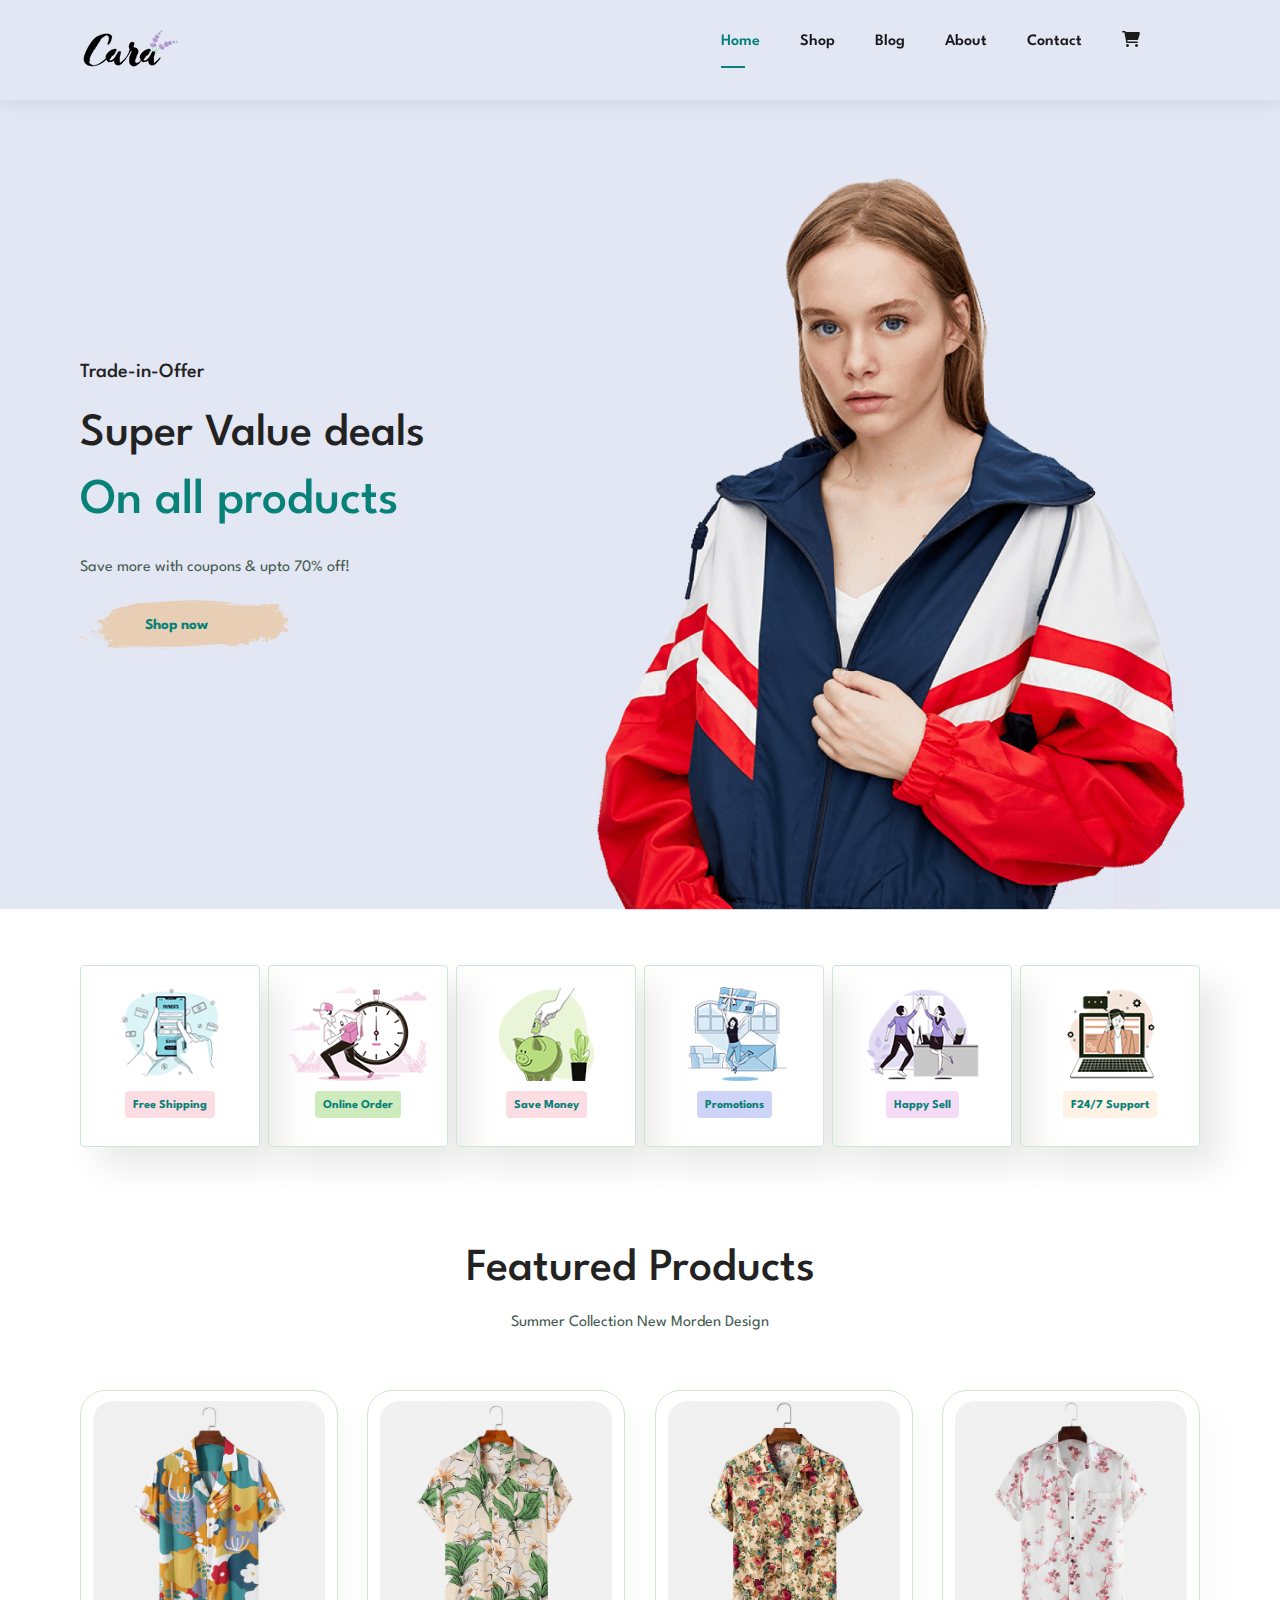
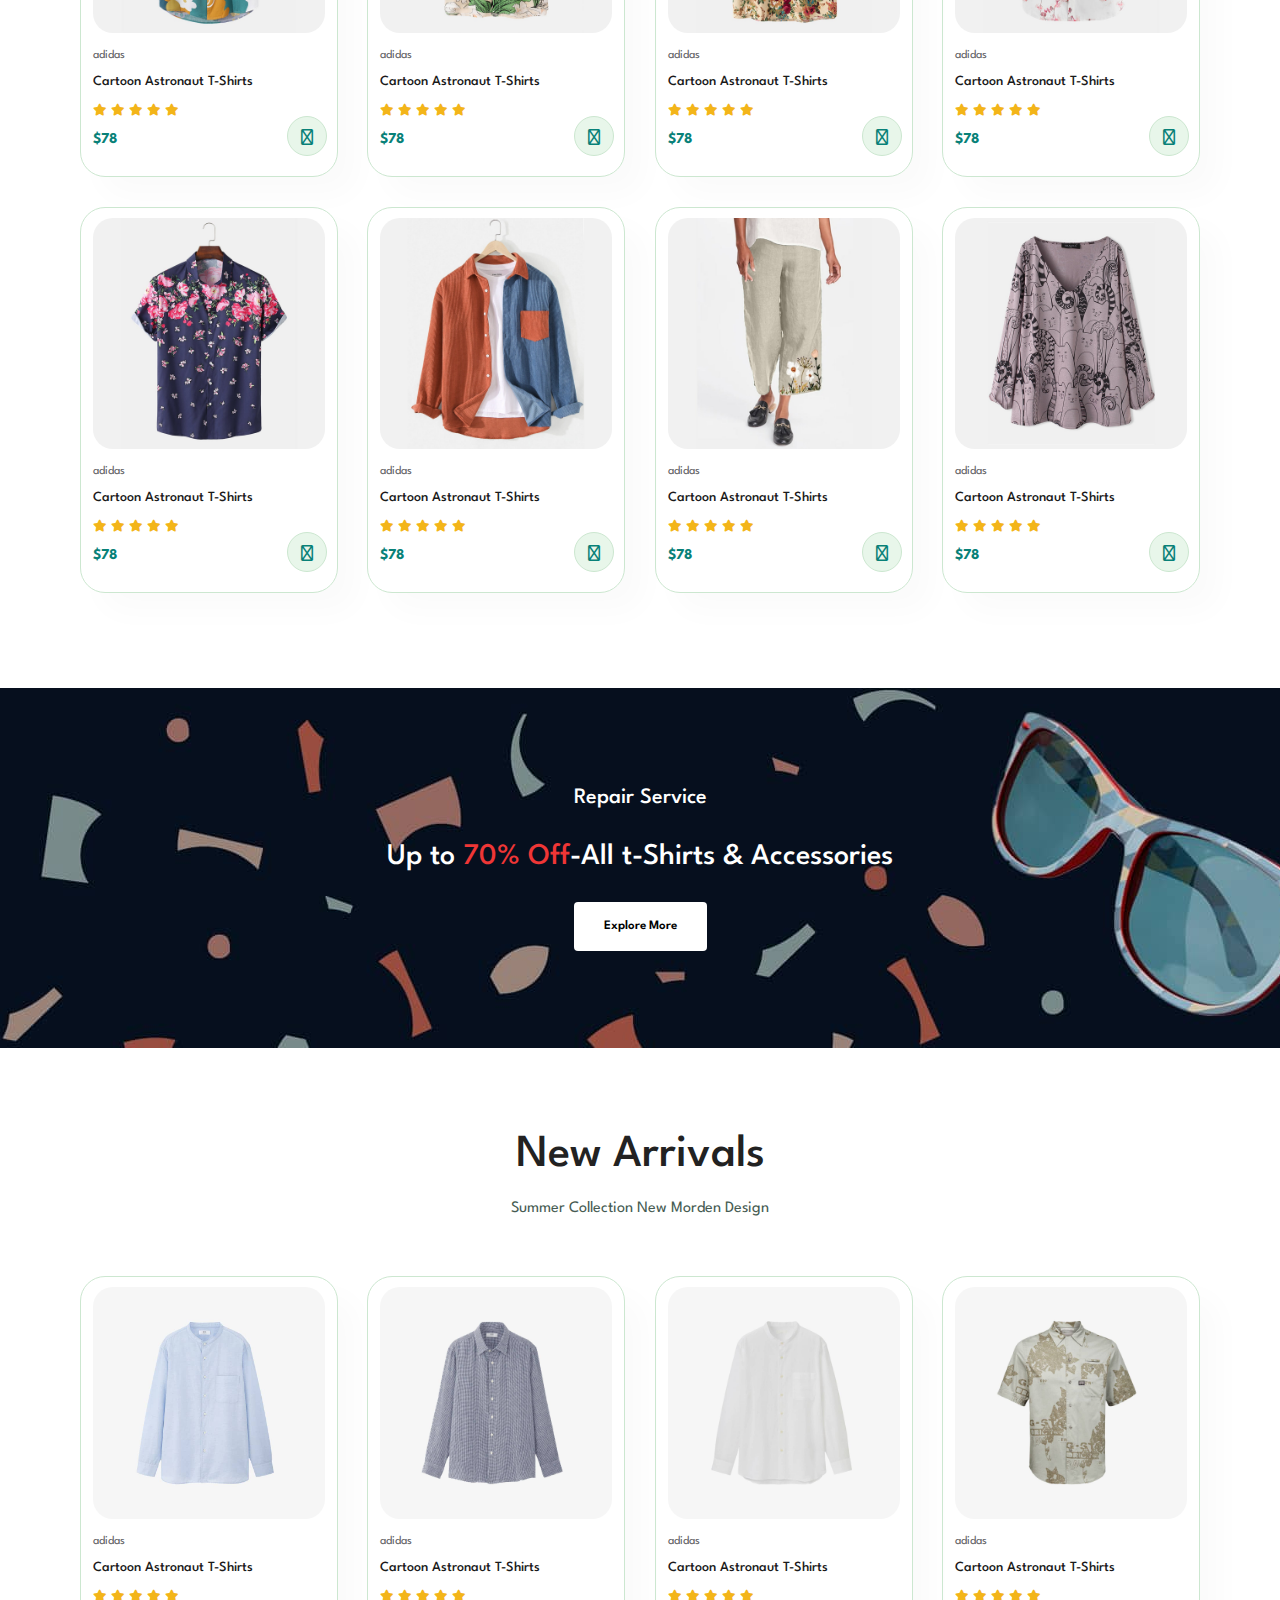
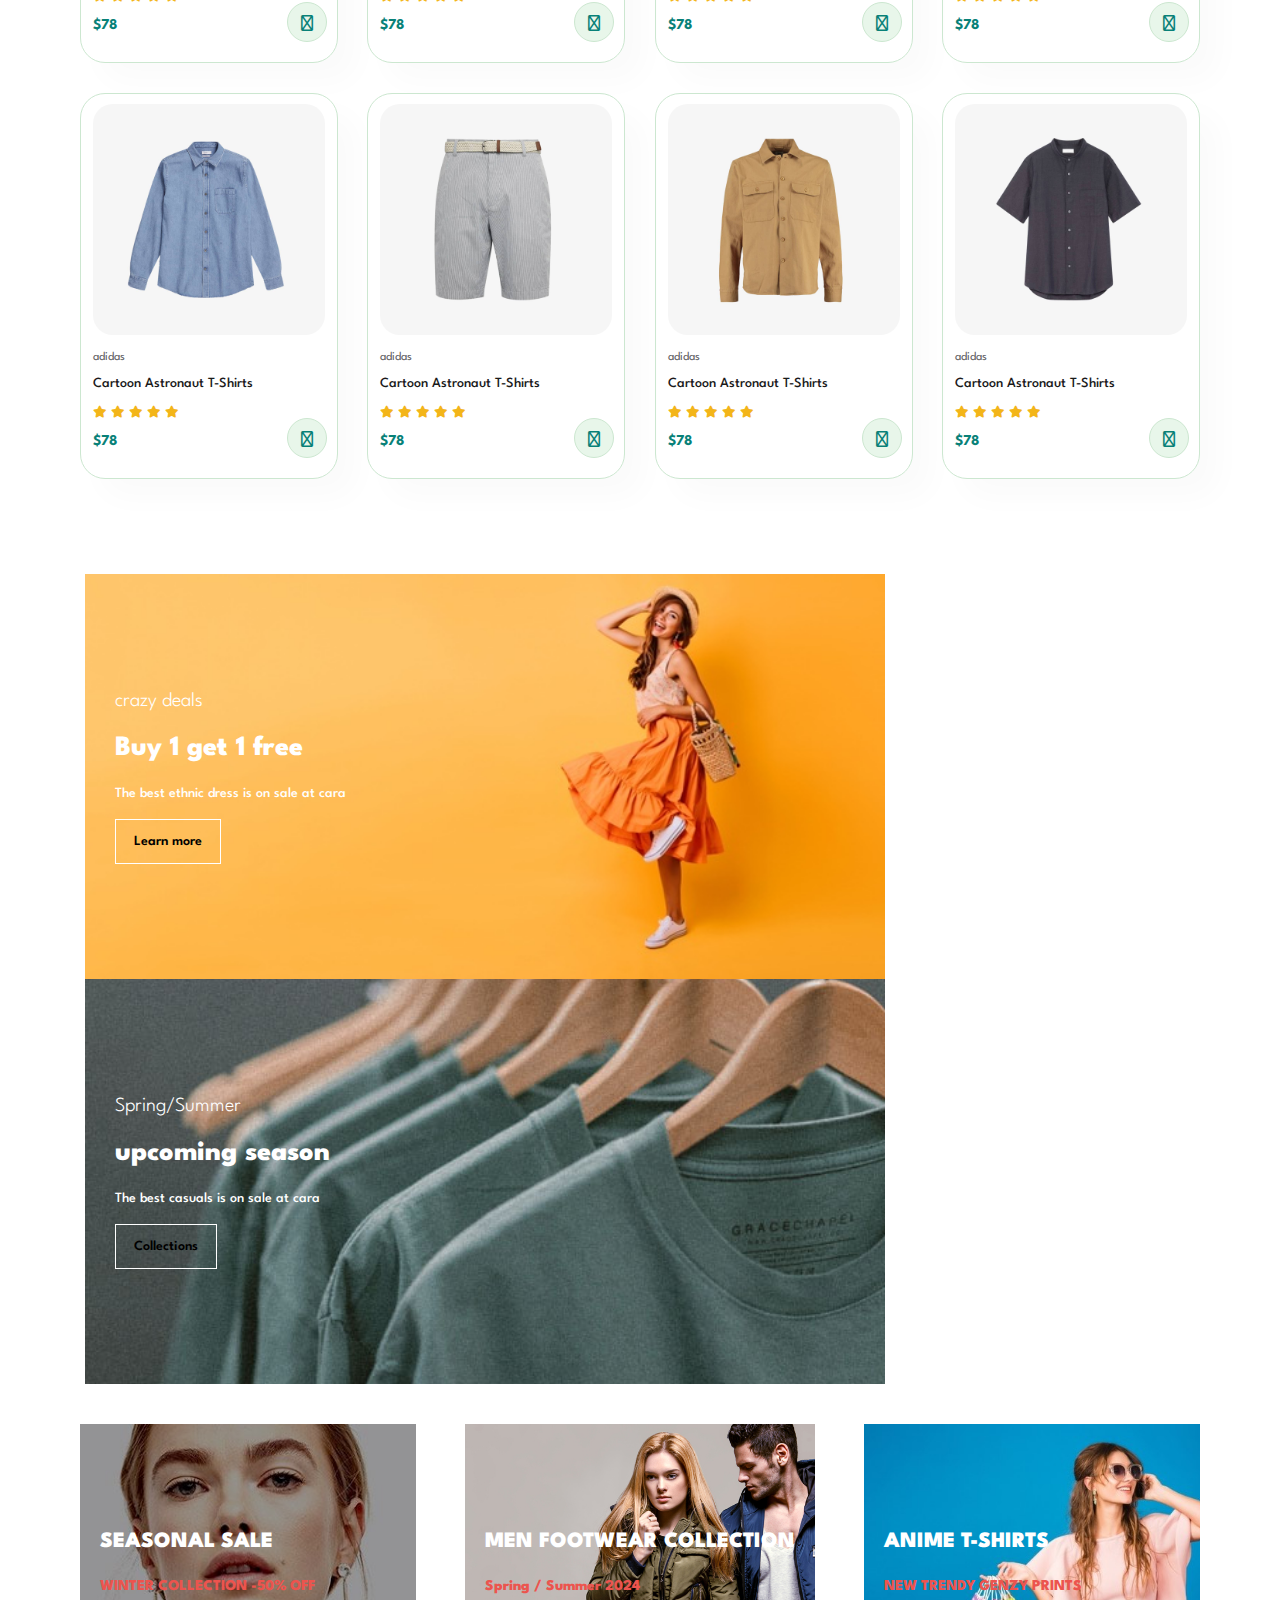
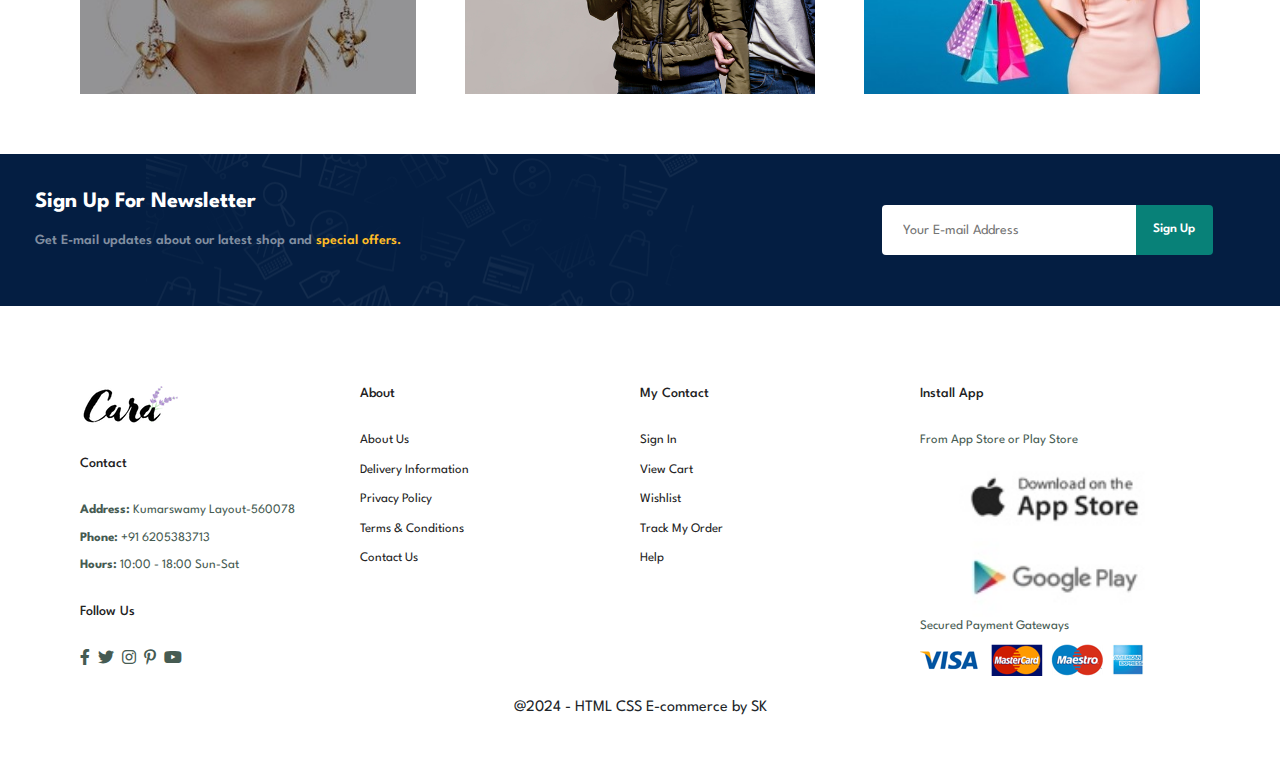
<file: index.html>
<!DOCTYPE html>
<html lang="en">
  <head>
    <meta charset="UTF-8" />
    <meta name="viewport" content="width=device-width, initial-scale=1.0" />
    <title>Document</title>

    <link
      href="https://cdn.jsdelivr.net/npm/bootstrap@5.0.2/dist/css/bootstrap.min.css"
      rel="stylesheet"
    />
    <link
      rel="stylesheet"
      href="https://cdnjs.cloudflare.com/ajax/libs/font-awesome/6.0.0-beta3/css/all.min.css"
    />
    <link rel="stylesheet" href="styles.css" />
  </head>
  <body>
    <section id="header">
      <a href="#"><img src="img/logo.png" alt="logo" /></a>

      <div>
        <ul id="navbar">
          <li><a class="active" href="index.html">Home</a></li>
          <li><a href="shop.html">Shop</a></li>
          <li><a href="blog.html">Blog</a></li>
          <li><a href="about.html">About</a></li>
          <li><a href="contact.html">Contact</a></li>
          <li id="lg-bag">
            <a href="cart.html"><i class="fas fa-shopping-cart"></i></a>
          </li>
          <li>
            <a href="#" id="close"><i class="fa-solid fa-xmark"></i></a>
          </li>
        </ul>
      </div>

      <div id="mobile">
        <a href="cart.html"><i class="fa-duotone fa-bag-shopping"></i></a>
        <i id="bar" class="fas fa-outdent"></i>
      </div>
    </section>
    <section id="hero">
      <h4>Trade-in-Offer</h4>
      <h2>Super Value deals</h2>
      <h1>On all products</h1>
      <p>Save more with coupons & upto 70% off!</p>
      <button>Shop now</button>
    </section>

    <section id="feature" class="section-p1">
      <div class="fe-box">
        <img src="img/features/f1.png" alt="" />
        <h6>Free Shipping</h6>
      </div>
      <div class="fe-box">
        <img src="img/features/f2.png" alt="" />
        <h6>Online Order</h6>
      </div>
      <div class="fe-box">
        <img src="img/features/f3.png" alt="" />
        <h6>Save Money</h6>
      </div>
      <div class="fe-box">
        <img src="img/features/f4.png" alt="" />
        <h6>Promotions</h6>
      </div>
      <div class="fe-box">
        <img src="img/features/f5.png" alt="" />
        <h6>Happy Sell</h6>
      </div>
      <div class="fe-box">
        <img src="img/features/f6.png" alt="" />
        <h6>F24/7 Support</h6>
      </div>
    </section>

    <section id="product1" class="section-p1">
      <h2>Featured Products</h2>
      <p>Summer Collection New Morden Design</p>
      <div class="pro-container">
        <div class="pro">
          <img src="img/products/f1.jpg" alt="" />
          <div class="des">
            <span>adidas</span>
            <h5>Cartoon Astronaut T-Shirts</h5>
            <div class="star">
              <i class="fas fa-star"></i>
              <i class="fas fa-star"></i>
              <i class="fas fa-star"></i>
              <i class="fas fa-star"></i>
              <i class="fas fa-star"></i>
            </div>
            <h4>$78</h4>
          </div>
          <a href="#"><i class="fa-solid fa-cart-shopping cart"></i></a>
        </div>
        <div class="pro">
          <img src="img/products/f2.jpg" alt="" />
          <div class="des">
            <span>adidas</span>
            <h5>Cartoon Astronaut T-Shirts</h5>
            <div class="star">
              <i class="fas fa-star"></i>
              <i class="fas fa-star"></i>
              <i class="fas fa-star"></i>
              <i class="fas fa-star"></i>
              <i class="fas fa-star"></i>
            </div>
            <h4>$78</h4>
          </div>
          <a href="#"><i class="fas fa-shopping-cart cart"></i></a>
        </div>
        <div class="pro">
          <img src="img/products/f3.jpg" alt="" />
          <div class="des">
            <span>adidas</span>
            <h5>Cartoon Astronaut T-Shirts</h5>
            <div class="star">
              <i class="fas fa-star"></i>
              <i class="fas fa-star"></i>
              <i class="fas fa-star"></i>
              <i class="fas fa-star"></i>
              <i class="fas fa-star"></i>
            </div>
            <h4>$78</h4>
          </div>
          <a href="#"><i class="fas fa-shopping-cart cart"></i></a>
        </div>
        <div class="pro">
          <img src="img/products/f4.jpg" alt="" />
          <div class="des">
            <span>adidas</span>
            <h5>Cartoon Astronaut T-Shirts</h5>
            <div class="star">
              <i class="fas fa-star"></i>
              <i class="fas fa-star"></i>
              <i class="fas fa-star"></i>
              <i class="fas fa-star"></i>
              <i class="fas fa-star"></i>
            </div>
            <h4>$78</h4>
          </div>
          <a href="#"><i class="fas fa-shopping-cart cart"></i></a>
        </div>
        <div class="pro">
          <img src="img/products/f5.jpg" alt="" />
          <div class="des">
            <span>adidas</span>
            <h5>Cartoon Astronaut T-Shirts</h5>
            <div class="star">
              <i class="fas fa-star"></i>
              <i class="fas fa-star"></i>
              <i class="fas fa-star"></i>
              <i class="fas fa-star"></i>
              <i class="fas fa-star"></i>
            </div>
            <h4>$78</h4>
          </div>
          <a href="#"><i class="fas fa-shopping-cart cart"></i></a>
        </div>
        <div class="pro">
          <img src="img/products/f6.jpg" alt="" />
          <div class="des">
            <span>adidas</span>
            <h5>Cartoon Astronaut T-Shirts</h5>
            <div class="star">
              <i class="fas fa-star"></i>
              <i class="fas fa-star"></i>
              <i class="fas fa-star"></i>
              <i class="fas fa-star"></i>
              <i class="fas fa-star"></i>
            </div>
            <h4>$78</h4>
          </div>
          <a href="#"><i class="fas fa-shopping-cart cart"></i></a>
        </div>
        <div class="pro">
          <img src="img/products/f7.jpg" alt="" />
          <div class="des">
            <span>adidas</span>
            <h5>Cartoon Astronaut T-Shirts</h5>
            <div class="star">
              <i class="fas fa-star"></i>
              <i class="fas fa-star"></i>
              <i class="fas fa-star"></i>
              <i class="fas fa-star"></i>
              <i class="fas fa-star"></i>
            </div>
            <h4>$78</h4>
          </div>
          <a href="#"><i class="fas fa-shopping-cart cart"></i></a>
        </div>
        <div class="pro">
          <img src="img/products/f8.jpg" alt="" />
          <div class="des">
            <span>adidas</span>
            <h5>Cartoon Astronaut T-Shirts</h5>
            <div class="star">
              <i class="fas fa-star"></i>
              <i class="fas fa-star"></i>
              <i class="fas fa-star"></i>
              <i class="fas fa-star"></i>
              <i class="fas fa-star"></i>
            </div>
            <h4>$78</h4>
          </div>
          <a href="#"><i class="fas fa-shopping-cart cart"></i></a>
        </div>
      </div>
    </section>

    <section id="banner" class="section-m1">
      <h4>Repair Service</h4>
      <h2>Up to <span>70% Off</span>-All t-Shirts & Accessories</h2>
      <button class="normal">Explore More</button>
    </section>

    <section id="product1" class="section-p1">
      <h2>New Arrivals</h2>
      <p>Summer Collection New Morden Design</p>
      <div class="pro-container">
        <div class="pro">
          <img src="img/products/n1.jpg" alt="" />
          <div class="des">
            <span>adidas</span>
            <h5>Cartoon Astronaut T-Shirts</h5>
            <div class="star">
              <i class="fas fa-star"></i>
              <i class="fas fa-star"></i>
              <i class="fas fa-star"></i>
              <i class="fas fa-star"></i>
              <i class="fas fa-star"></i>
            </div>
            <h4>$78</h4>
          </div>
          <a href="#"><i class="fas fa-shopping-cart cart"></i></a>
        </div>
        <div class="pro">
          <img src="img/products/n2.jpg" alt="" />
          <div class="des">
            <span>adidas</span>
            <h5>Cartoon Astronaut T-Shirts</h5>
            <div class="star">
              <i class="fas fa-star"></i>
              <i class="fas fa-star"></i>
              <i class="fas fa-star"></i>
              <i class="fas fa-star"></i>
              <i class="fas fa-star"></i>
            </div>
            <h4>$78</h4>
          </div>
          <a href="#"><i class="fas fa-shopping-cart cart"></i></a>
        </div>
        <div class="pro">
          <img src="img/products/n3.jpg" alt="" />
          <div class="des">
            <span>adidas</span>
            <h5>Cartoon Astronaut T-Shirts</h5>
            <div class="star">
              <i class="fas fa-star"></i>
              <i class="fas fa-star"></i>
              <i class="fas fa-star"></i>
              <i class="fas fa-star"></i>
              <i class="fas fa-star"></i>
            </div>
            <h4>$78</h4>
          </div>
          <a href="#"><i class="fas fa-shopping-cart cart"></i></a>
        </div>
        <div class="pro">
          <img src="img/products/n4.jpg" alt="" />
          <div class="des">
            <span>adidas</span>
            <h5>Cartoon Astronaut T-Shirts</h5>
            <div class="star">
              <i class="fas fa-star"></i>
              <i class="fas fa-star"></i>
              <i class="fas fa-star"></i>
              <i class="fas fa-star"></i>
              <i class="fas fa-star"></i>
            </div>
            <h4>$78</h4>
          </div>
          <a href="#"><i class="fas fa-shopping-cart cart"></i></a>
        </div>
        <div class="pro">
          <img src="img/products/n5.jpg" alt="" />
          <div class="des">
            <span>adidas</span>
            <h5>Cartoon Astronaut T-Shirts</h5>
            <div class="star">
              <i class="fas fa-star"></i>
              <i class="fas fa-star"></i>
              <i class="fas fa-star"></i>
              <i class="fas fa-star"></i>
              <i class="fas fa-star"></i>
            </div>
            <h4>$78</h4>
          </div>
          <a href="#"><i class="fas fa-shopping-cart cart"></i></a>
        </div>
        <div class="pro">
          <img src="img/products/n6.jpg" alt="" />
          <div class="des">
            <span>adidas</span>
            <h5>Cartoon Astronaut T-Shirts</h5>
            <div class="star">
              <i class="fas fa-star"></i>
              <i class="fas fa-star"></i>
              <i class="fas fa-star"></i>
              <i class="fas fa-star"></i>
              <i class="fas fa-star"></i>
            </div>
            <h4>$78</h4>
          </div>
          <a href="#"><i class="fas fa-shopping-cart cart"></i></a>
        </div>
        <div class="pro">
          <img src="img/products/n7.jpg" alt="" />
          <div class="des">
            <span>adidas</span>
            <h5>Cartoon Astronaut T-Shirts</h5>
            <div class="star">
              <i class="fas fa-star"></i>
              <i class="fas fa-star"></i>
              <i class="fas fa-star"></i>
              <i class="fas fa-star"></i>
              <i class="fas fa-star"></i>
            </div>
            <h4>$78</h4>
          </div>
          <a href="#"><i class="fas fa-shopping-cart cart"></i></a>
        </div>
        <div class="pro">
          <img src="img/products/n8.jpg" alt="" />
          <div class="des">
            <span>adidas</span>
            <h5>Cartoon Astronaut T-Shirts</h5>
            <div class="star">
              <i class="fas fa-star"></i>
              <i class="fas fa-star"></i>
              <i class="fas fa-star"></i>
              <i class="fas fa-star"></i>
              <i class="fas fa-star"></i>
            </div>
            <h4>$78</h4>
          </div>
          <a href="#"><i class="fas fa-shopping-cart cart"></i></a>
        </div>
      </div>
    </section>

    <section id="sm-banner" class="section-p1">
      <div class="banner-box">
        <h4>crazy deals</h4>
        <h2>Buy 1 get 1 free</h2>
        <span>The best ethnic dress is on sale at cara</span>
        <button class="white">Learn more</button>
      </div>
      <div class="banner-box banner-box2">
        <h4>Spring/Summer</h4>
        <h2>upcoming season</h2>
        <span>The best casuals is on sale at cara</span>
        <button class="white">Collections</button>
      </div>
    </section>

    <section id="banner3">
      <div class="banner-box">
        <h2>SEASONAL SALE</h2>
        <h3>WINTER COLLECTION -50% OFF</h3>
      </div>
      <div class="banner-box banner-box2">
        <h2>MEN FOOTWEAR COLLECTION</h2>
        <h3>Spring / Summer 2024</h3>
      </div>
      <div class="banner-box banner-box3">
        <h2>ANIME T-SHIRTS</h2>
        <h3>NEW TRENDY GENZY PRINTS</h3>
      </div>
    </section>

    <section id="newsletter" class="section-p1 section-m1">
      <div class="newstext">
        <h4>Sign Up For Newsletter</h4>
        <p>
          Get E-mail updates about our latest shop and
          <span>special offers.</span>
        </p>
      </div>
      <div class="form">
        <input type="text" name="text" placeholder="Your E-mail Address" />
        <button class="normal">Sign Up</button>
      </div>
    </section>

    <footer class="section-p1">
      <div class="col">
        <img class="logo" src="img/logo.png" alt="" />
        <h4>Contact</h4>
        <p><strong>Address: </strong> Kumarswamy Layout-560078</p>
        <p><strong>Phone: </strong> +91 6205383713</p>
        <p><strong>Hours: </strong> 10:00 - 18:00 Sun-Sat</p>
        <div class="follow">
          <h4>Follow Us</h4>
          <div class="icon">
            <i class="fab fa-facebook-f"></i>
            <i class="fab fa-twitter"></i>
            <i class="fab fa-instagram"></i>
            <i class="fab fa-pinterest-p"></i>
            <i class="fab fa-youtube"></i>
          </div>
        </div>
      </div>

      <div class="col">
        <h4>About</h4>
        <a href="#">About Us</a>
        <a href="#">Delivery Information</a>
        <a href="#">Privacy Policy</a>
        <a href="#">Terms & Conditions</a>
        <a href="#">Contact Us</a>
      </div>

      <div class="col">
        <h4>My Contact</h4>
        <a href="#">Sign In</a>
        <a href="#">View Cart</a>
        <a href="#">Wishlist</a>
        <a href="#">Track My Order</a>
        <a href="#">Help</a>
      </div>

      <div class="col install">
        <h4>Install App</h4>
        <p>From App Store or Play Store</p>
        <div class="row">
          <img src="img/pay/app.jpg" alt="" />
          <img src="img/pay/play.jpg" alt="" />
        </div>
        <p>Secured Payment Gateways</p>
        <img src="img/pay/pay.png" alt="" />
      </div>
      <div class="copyright">@2024 - HTML CSS E-commerce by SK</div>
    </footer>
    <script src="script.js"></script>
  </body>
</html>
</file>
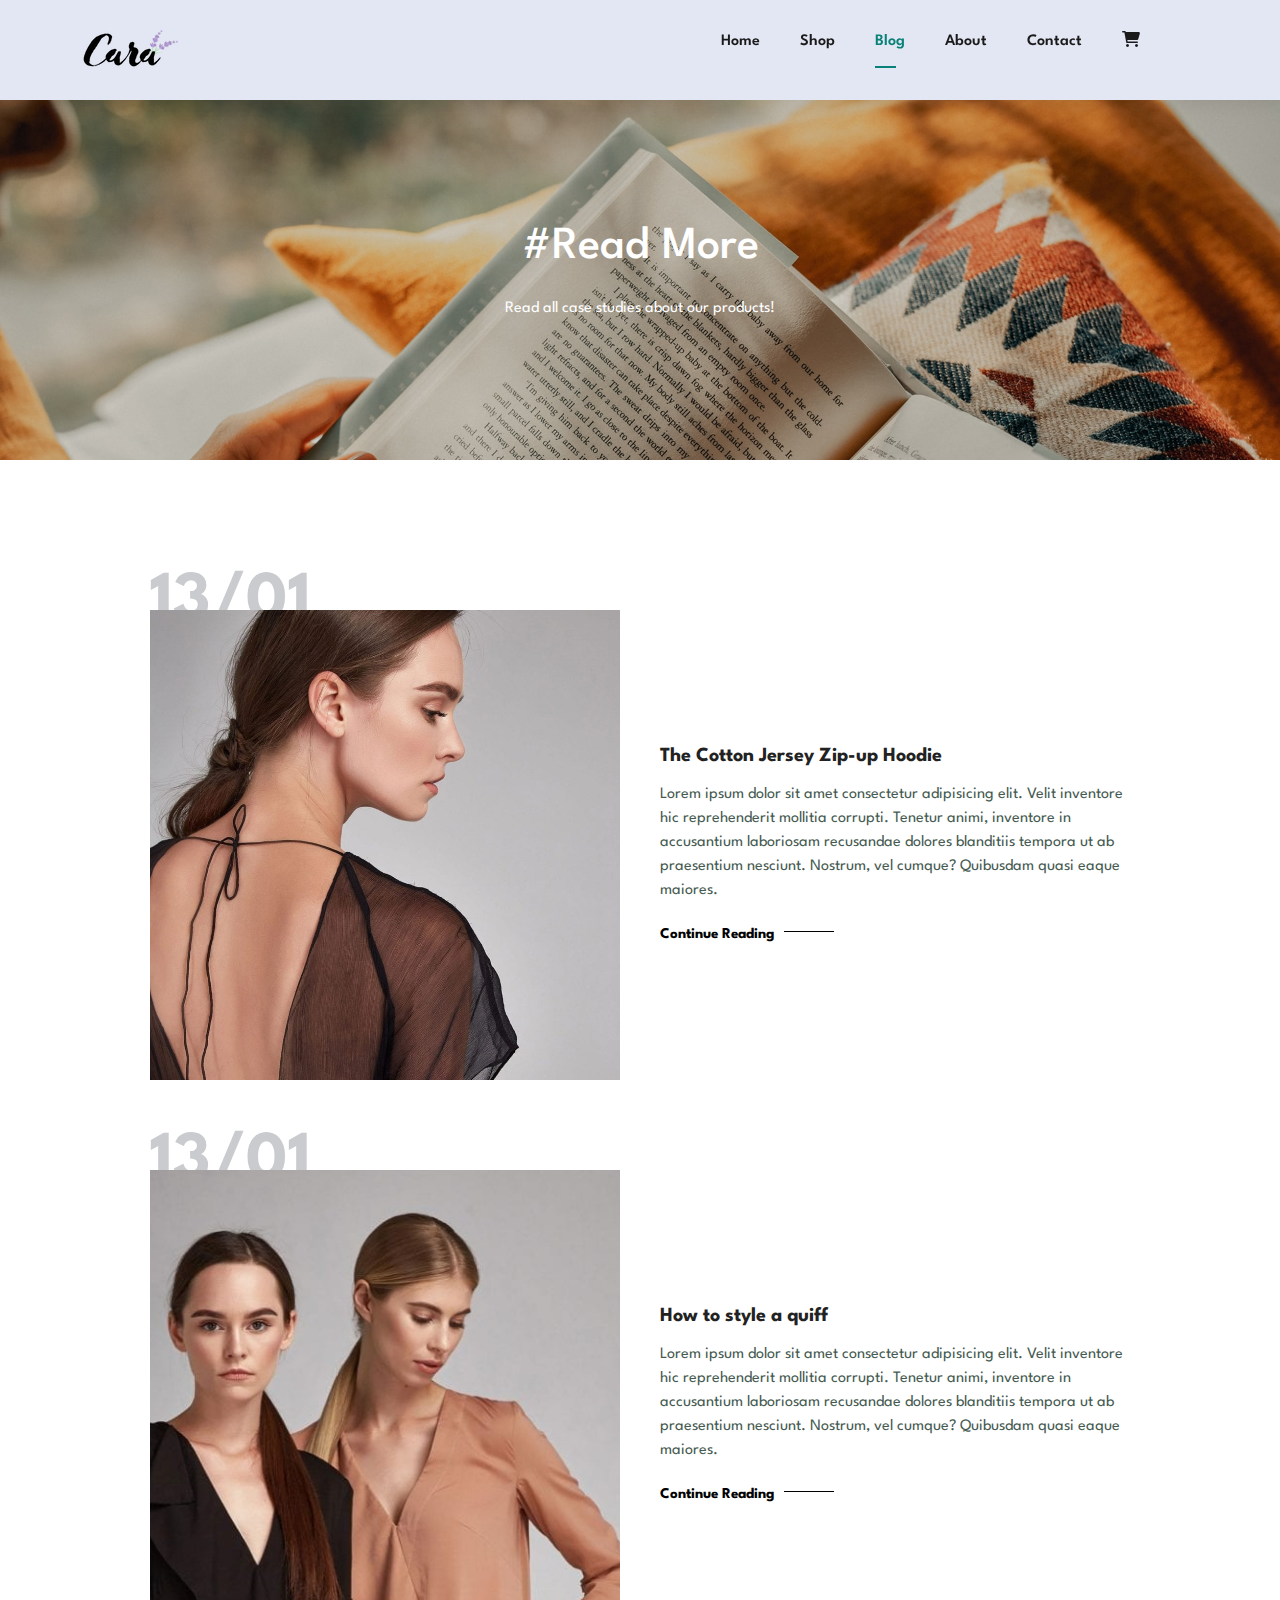
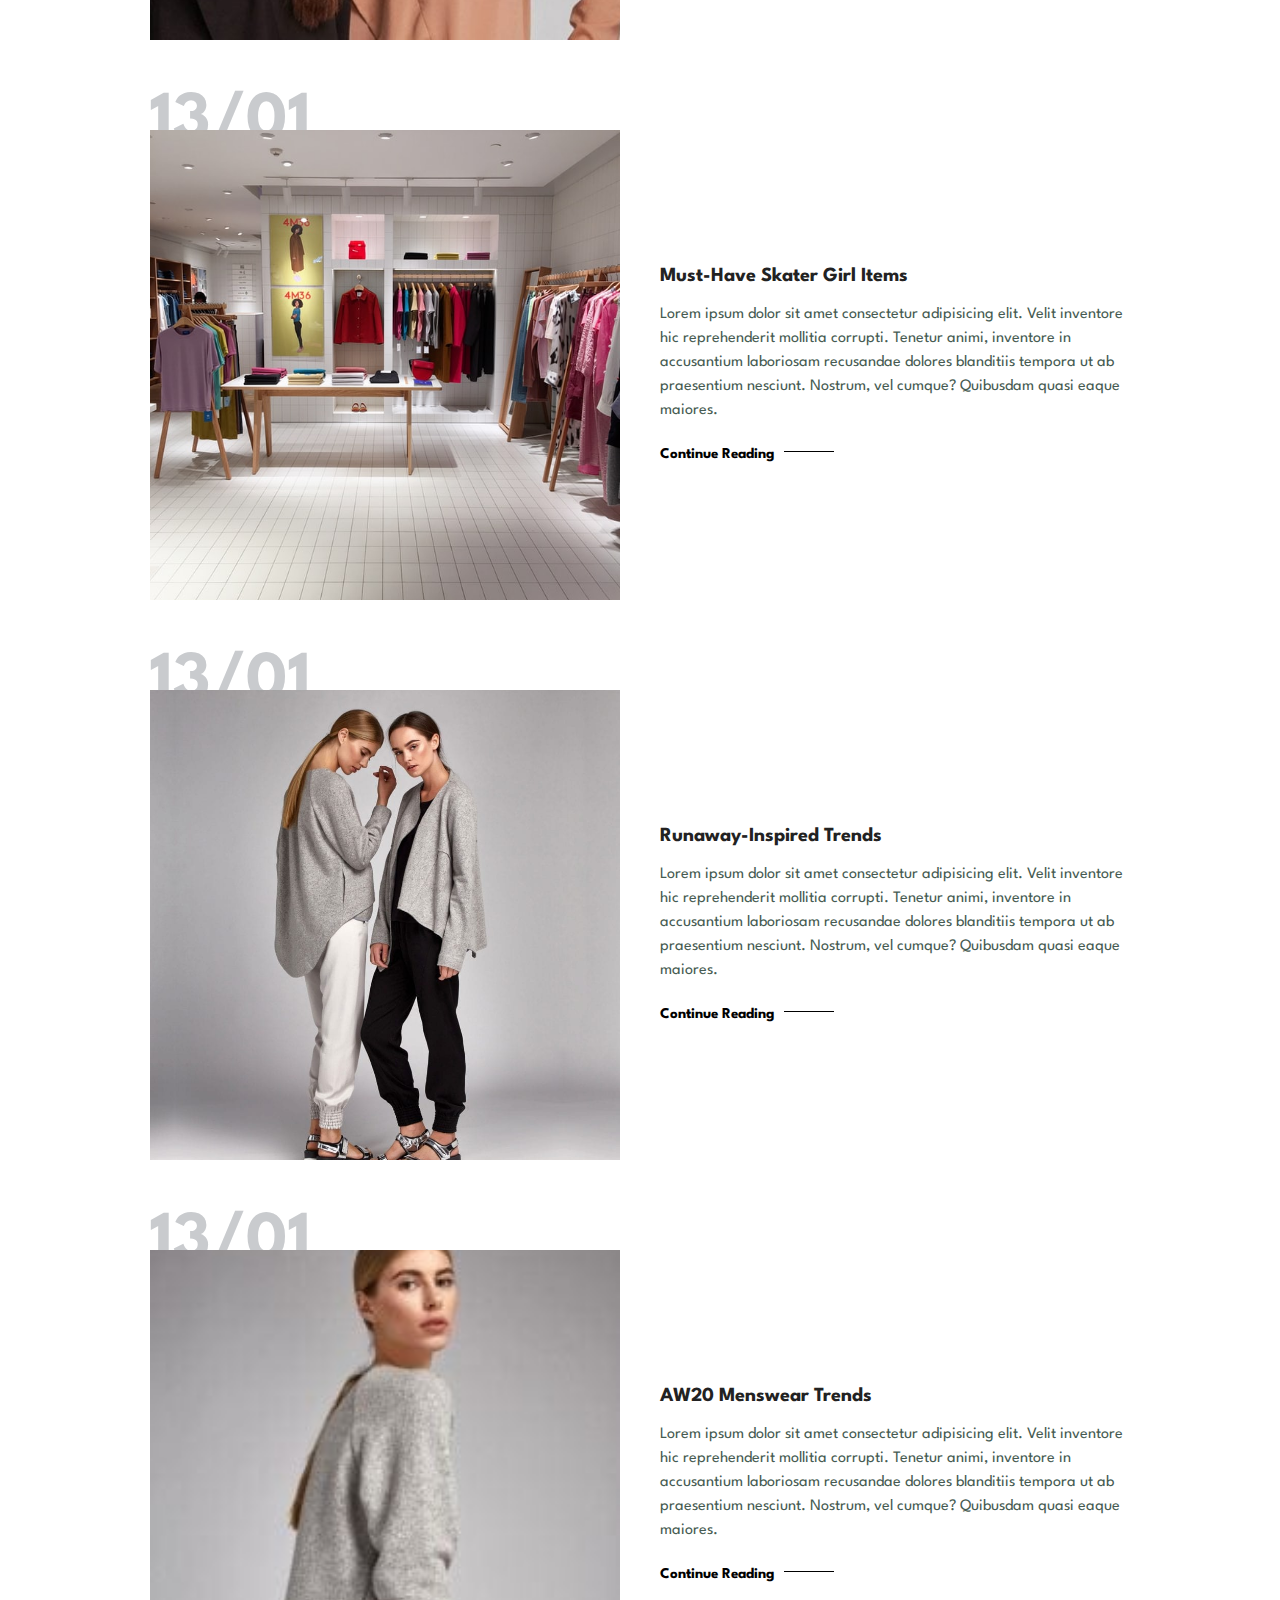
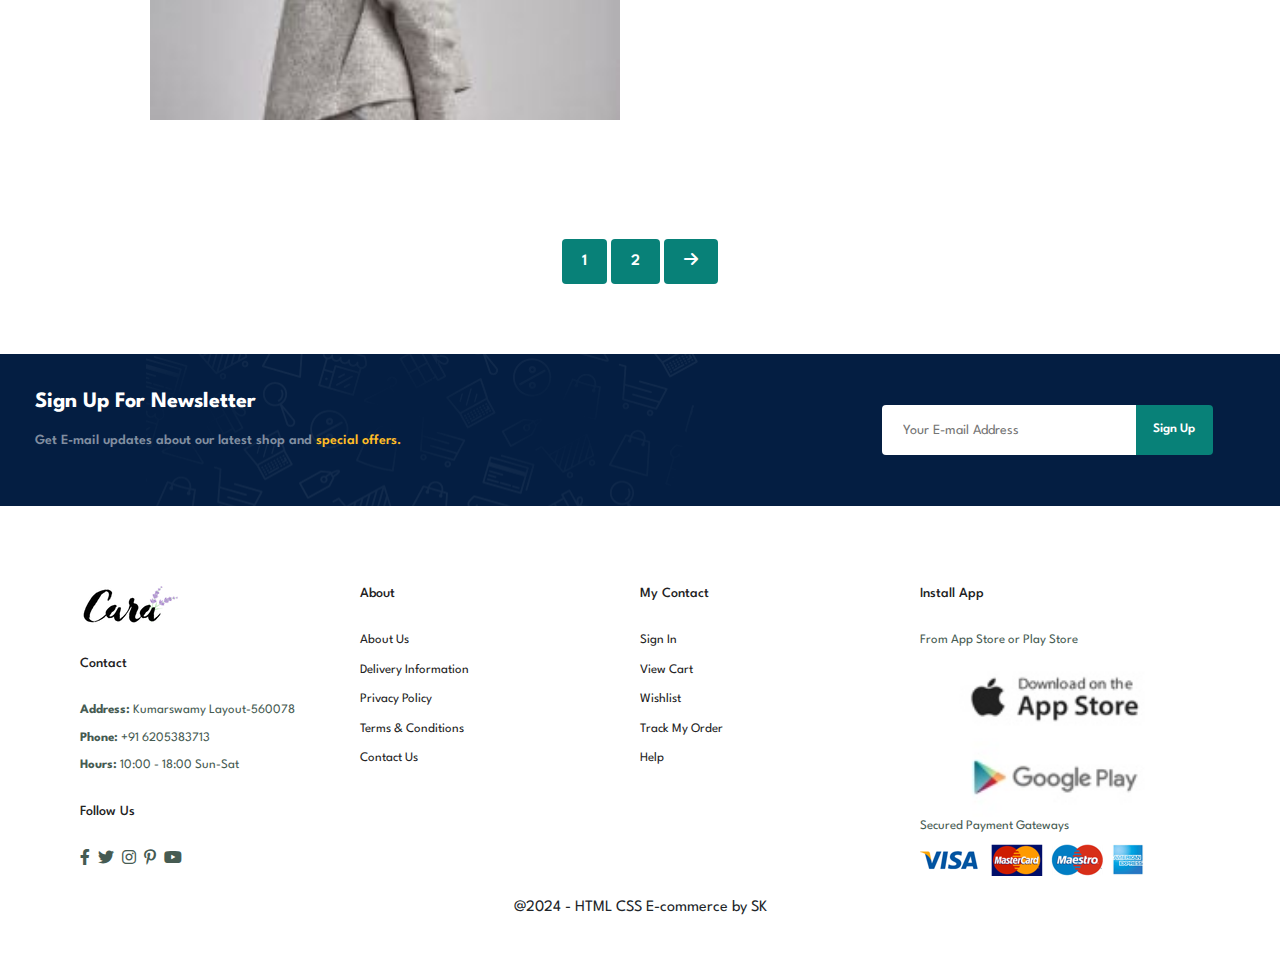
<file: blog.html>
<!DOCTYPE html>
<html lang="en">
  <head>
    <meta charset="UTF-8" />
    <meta name="viewport" content="width=device-width, initial-scale=1.0" />
    <title>Document</title>
    <link
      href="https://cdn.jsdelivr.net/npm/bootstrap@5.0.2/dist/css/bootstrap.min.css"
      rel="stylesheet"
    />
    <link
      rel="stylesheet"
      href="https://cdnjs.cloudflare.com/ajax/libs/font-awesome/6.0.0-beta3/css/all.min.css"
    />
    <link rel="stylesheet" href="styles.css" />
  </head>

  <body>
    <section id="header">
      <a href="#"><img src="img/logo.png" alt="logo" /></a>

      <div>
        <ul id="navbar">
          <li><a href="index.html">Home</a></li>
          <li><a href="shop.html">Shop</a></li>
          <li><a class="active" href="blog.html">Blog</a></li>
          <li><a href="about.html">About</a></li>
          <li><a href="contact.html">Contact</a></li>
          <li id="lg-bag">
            <a href="cart.html"><i class="fas fa-shopping-cart"></i></a>
          </li>
          <li>
            <a href="#" id="close"><i class="fa-solid fa-xmark"></i></a>
          </li>
        </ul>
      </div>

      <div id="mobile">
        <a href="cart.html"><i class="fa-duotone fa-bag-shopping"></i></a>
        <i id="bar" class="fas fa-outdent"></i>
      </div>
    </section>
    <section id="page-header" class="blog-header">
      <h2>#Read More</h2>

      <p>Read all case studies about our products!</p>
    </section>

    <section id="blog">
      <div class="blog-box">
        <div class="blog-image">
          <img src="img/blog/b1.jpg" alt="" />
        </div>
        <div class="blog-details">
          <h4>The Cotton Jersey Zip-up Hoodie</h4>
          <p>
            Lorem ipsum dolor sit amet consectetur adipisicing elit. Velit
            inventore hic reprehenderit mollitia corrupti. Tenetur animi,
            inventore in accusantium laboriosam recusandae dolores blanditiis
            tempora ut ab praesentium nesciunt. Nostrum, vel cumque? Quibusdam
            quasi eaque maiores.
          </p>
          <a href="#">Continue Reading</a>
        </div>
        <h1>13/01</h1>
      </div>
      <div class="blog-box">
        <div class="blog-image">
          <img src="img/blog/b2.jpg" alt="" />
        </div>
        <div class="blog-details">
          <h4>How to style a quiff</h4>
          <p>
            Lorem ipsum dolor sit amet consectetur adipisicing elit. Velit
            inventore hic reprehenderit mollitia corrupti. Tenetur animi,
            inventore in accusantium laboriosam recusandae dolores blanditiis
            tempora ut ab praesentium nesciunt. Nostrum, vel cumque? Quibusdam
            quasi eaque maiores.
          </p>
          <a href="#">Continue Reading</a>
        </div>
        <h1>13/01</h1>
      </div>
      <div class="blog-box">
        <div class="blog-image">
          <img src="img/blog/b3.jpg" alt="" />
        </div>
        <div class="blog-details">
          <h4>Must-Have Skater Girl Items</h4>
          <p>
            Lorem ipsum dolor sit amet consectetur adipisicing elit. Velit
            inventore hic reprehenderit mollitia corrupti. Tenetur animi,
            inventore in accusantium laboriosam recusandae dolores blanditiis
            tempora ut ab praesentium nesciunt. Nostrum, vel cumque? Quibusdam
            quasi eaque maiores.
          </p>
          <a href="#">Continue Reading</a>
        </div>
        <h1>13/01</h1>
      </div>
      <div class="blog-box">
        <div class="blog-image">
          <img src="img/blog/b4.jpg" alt="" />
        </div>
        <div class="blog-details">
          <h4>Runaway-Inspired Trends</h4>
          <p>
            Lorem ipsum dolor sit amet consectetur adipisicing elit. Velit
            inventore hic reprehenderit mollitia corrupti. Tenetur animi,
            inventore in accusantium laboriosam recusandae dolores blanditiis
            tempora ut ab praesentium nesciunt. Nostrum, vel cumque? Quibusdam
            quasi eaque maiores.
          </p>
          <a href="#">Continue Reading</a>
        </div>
        <h1>13/01</h1>
      </div>
      <div class="blog-box">
        <div class="blog-image">
          <img src="img/blog/b5.jpg" alt="" />
        </div>
        <div class="blog-details">
          <h4>AW20 Menswear Trends</h4>
          <p>
            Lorem ipsum dolor sit amet consectetur adipisicing elit. Velit
            inventore hic reprehenderit mollitia corrupti. Tenetur animi,
            inventore in accusantium laboriosam recusandae dolores blanditiis
            tempora ut ab praesentium nesciunt. Nostrum, vel cumque? Quibusdam
            quasi eaque maiores.
          </p>
          <a href="#">Continue Reading</a>
        </div>
        <h1>13/01</h1>
      </div>
    </section>

    <section id="pagination" class="section-p1">
      <a href="#">1</a>
      <a href="#">2</a>
      <a href="#"><i class="fa-solid fa-arrow-right"></i></a>
    </section>

    <section id="newsletter" class="section-p1 section-m1">
      <div class="newstext">
        <h4>Sign Up For Newsletter</h4>
        <p>
          Get E-mail updates about our latest shop and
          <span>special offers.</span>
        </p>
      </div>
      <div class="form">
        <input type="text" name="text" placeholder="Your E-mail Address" />
        <button class="normal">Sign Up</button>
      </div>
    </section>

    <footer class="section-p1">
      <div class="col">
        <img class="logo" src="img/logo.png" alt="" />
        <h4>Contact</h4>
        <p><strong>Address: </strong> Kumarswamy Layout-560078</p>
        <p><strong>Phone: </strong> +91 6205383713</p>
        <p><strong>Hours: </strong> 10:00 - 18:00 Sun-Sat</p>
        <div class="follow">
          <h4>Follow Us</h4>
          <div class="icon">
            <i class="fab fa-facebook-f"></i>
            <i class="fab fa-twitter"></i>
            <i class="fab fa-instagram"></i>
            <i class="fab fa-pinterest-p"></i>
            <i class="fab fa-youtube"></i>
          </div>
        </div>
      </div>

      <div class="col">
        <h4>About</h4>
        <a href="#">About Us</a>
        <a href="#">Delivery Information</a>
        <a href="#">Privacy Policy</a>
        <a href="#">Terms & Conditions</a>
        <a href="#">Contact Us</a>
      </div>

      <div class="col">
        <h4>My Contact</h4>
        <a href="#">Sign In</a>
        <a href="#">View Cart</a>
        <a href="#">Wishlist</a>
        <a href="#">Track My Order</a>
        <a href="#">Help</a>
      </div>

      <div class="col install">
        <h4>Install App</h4>
        <p>From App Store or Play Store</p>
        <div class="row">
          <img src="img/pay/app.jpg" alt="" />
          <img src="img/pay/play.jpg" alt="" />
        </div>
        <p>Secured Payment Gateways</p>
        <img src="img/pay/pay.png" alt="" />
      </div>
      <div class="copyright">@2024 - HTML CSS E-commerce by SK</div>
    </footer>
    <script src="script.js"></script>
  </body>
</html>
</file>
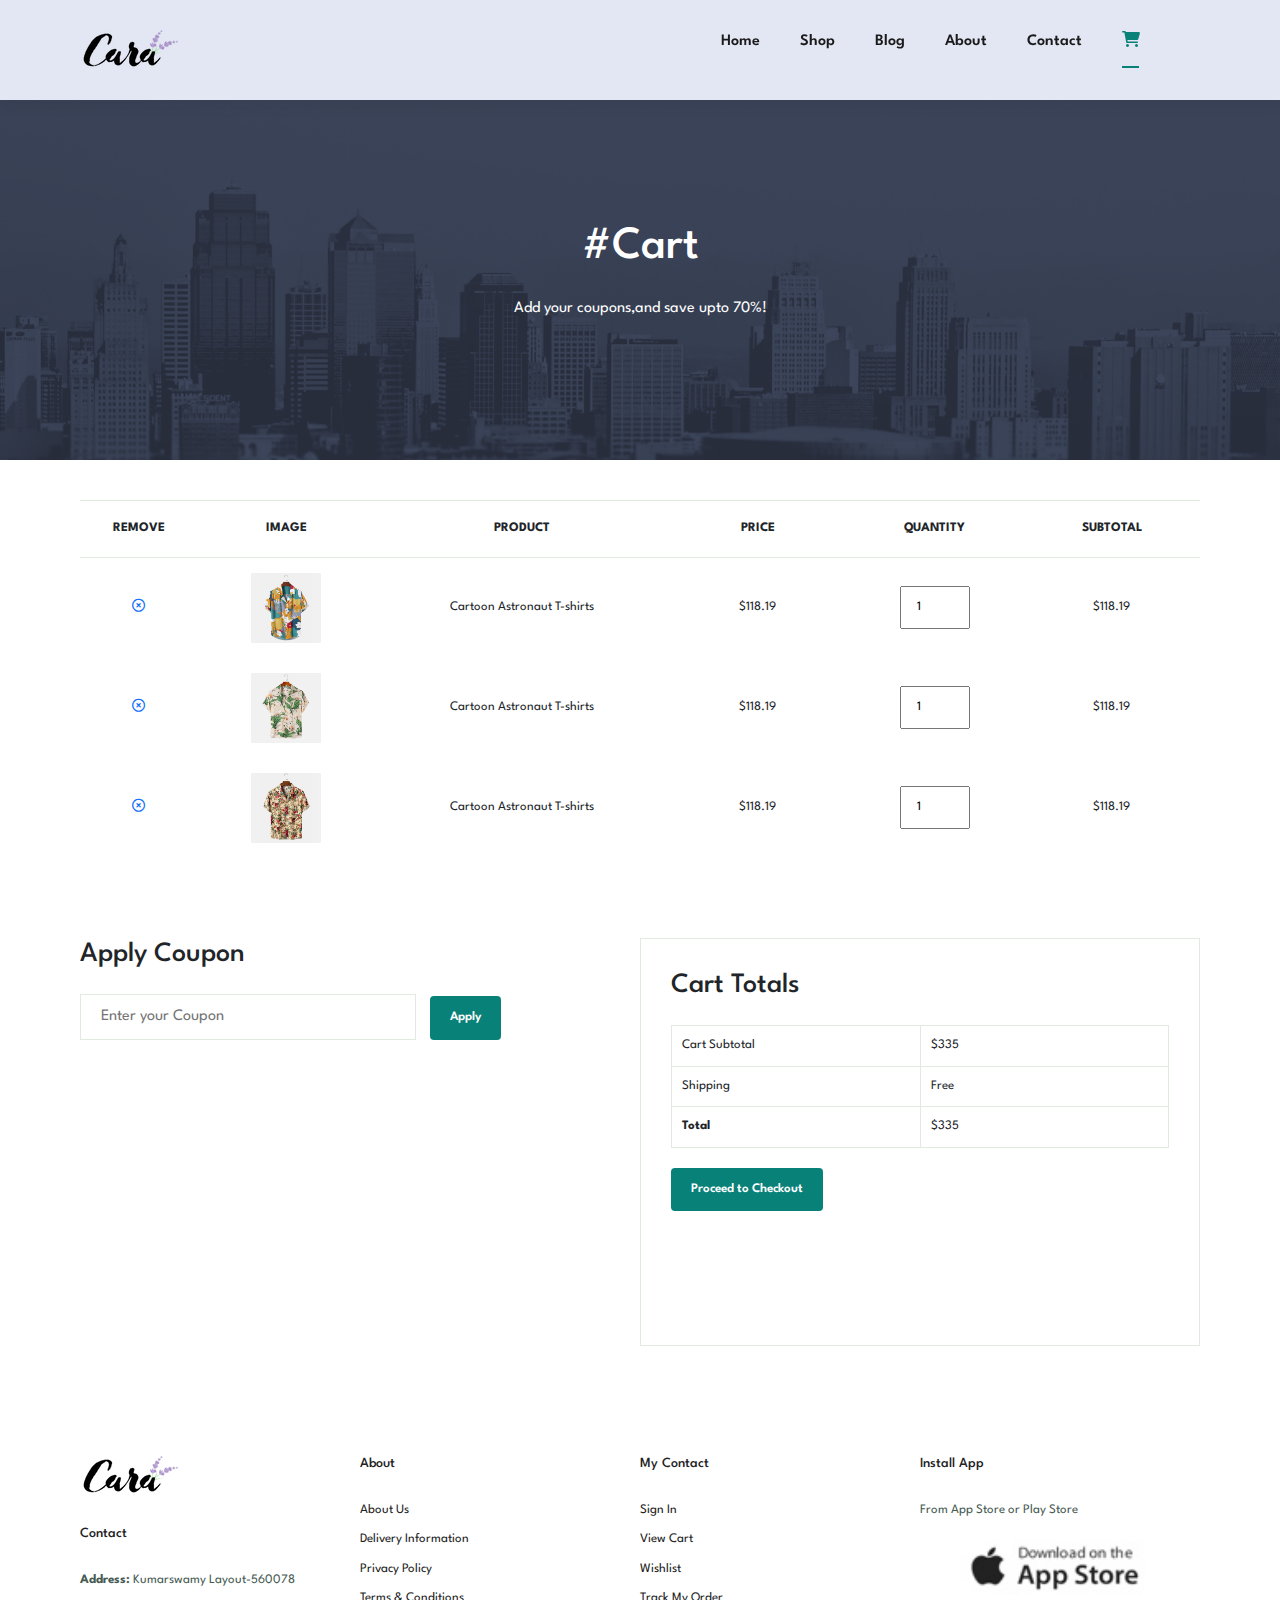
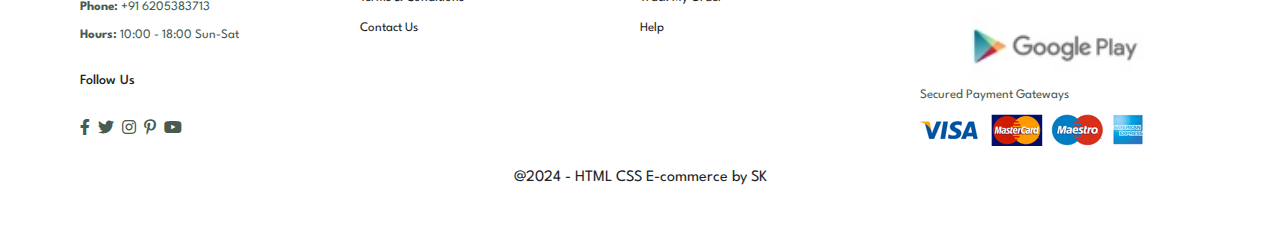
<file: cart.html>
<!DOCTYPE html>
<html lang="en">
  <head>
    <meta charset="UTF-8" />
    <meta name="viewport" content="width=device-width, initial-scale=1.0" />
    <title>Document</title>
    <link
      href="https://cdn.jsdelivr.net/npm/bootstrap@5.0.2/dist/css/bootstrap.min.css"
      rel="stylesheet"
    />
    <link
      rel="stylesheet"
      href="https://cdnjs.cloudflare.com/ajax/libs/font-awesome/6.0.0-beta3/css/all.min.css"
    />
    <link rel="stylesheet" href="styles.css" />
  </head>

  <body>
    <section id="header">
      <a href="#"><img src="img/logo.png" alt="logo" /></a>

      <div>
        <ul id="navbar">
          <li><a href="index.html">Home</a></li>
          <li><a href="shop.html">Shop</a></li>
          <li><a href="blog.html">Blog</a></li>
          <li><a href="about.html">About</a></li>
          <li><a href="contact.html">Contact</a></li>
          <li id="lg-bag">
            <a class="active" href="cart.html"
              ><i class="fas fa-shopping-cart"></i
            ></a>
          </li>
          <li>
            <a href="#" id="close"><i class="fa-solid fa-xmark"></i></a>
          </li>
        </ul>
      </div>

      <div id="mobile">
        <a href="cart.html"><i class="fa-duotone fa-bag-shopping"></i></a>
        <i id="bar" class="fas fa-outdent"></i>
      </div>
    </section>
    <section id="page-header" class="about-header">
      <h2>#Cart</h2>

      <p>Add your coupons,and save upto 70%!</p>
    </section>

    <section id="cart" class="section-p1">
      <table width="100%">
        <thead>
          <tr>
            <td>Remove</td>
            <td>Image</td>
            <td>Product</td>
            <td>Price</td>
            <td>Quantity</td>
            <td>Subtotal</td>
          </tr>
        </thead>

        <tbody>
          <tr>
            <td>
              <a href="#"><i class="fa-regular fa-circle-xmark"></i></a>
            </td>
            <td><img src="img/products/f1.jpg" alt="" /></td>
            <td>Cartoon Astronaut T-shirts</td>
            <td>$118.19</td>
            <td><input type="number" value="1" /></td>
            <td>$118.19</td>
          </tr>
          <tr>
            <td>
              <a href="#"><i class="fa-regular fa-circle-xmark"></i></a>
            </td>
            <td><img src="img/products/f2.jpg" alt="" /></td>
            <td>Cartoon Astronaut T-shirts</td>
            <td>$118.19</td>
            <td><input type="number" value="1" /></td>
            <td>$118.19</td>
          </tr>
          <tr>
            <td>
              <a href="#"><i class="fa-regular fa-circle-xmark"></i></a>
            </td>
            <td><img src="img/products/f3.jpg" alt="" /></td>
            <td>Cartoon Astronaut T-shirts</td>
            <td>$118.19</td>
            <td><input type="number" value="1" /></td>
            <td>$118.19</td>
          </tr>
        </tbody>
      </table>
    </section>

    <section id="cart-add" class="section-p1">
      <div id="coupon">
        <h3>Apply Coupon</h3>
        <div>
          <input type="text" placeholder="Enter your Coupon" />
          <button class="normal">Apply</button>
        </div>
      </div>

      <div id="subtotal">
        <h3>Cart Totals</h3>
        <table>
            <tr>
                <td>Cart Subtotal</td>
                <td>$335</td>
            </tr>
            <tr>
                <td>Shipping</td>
                <td>Free</td>
            </tr>
            <tr>
                <td><strong>Total</strong></td>
                <td>$335</td>
            </tr>
        </table>
        <button class="normal">Proceed to Checkout</button>
      </div>
    </section>

    <footer class="section-p1">
      <div class="col">
        <img class="logo" src="img/logo.png" alt="" />
        <h4>Contact</h4>
        <p><strong>Address: </strong> Kumarswamy Layout-560078</p>
        <p><strong>Phone: </strong> +91 6205383713</p>
        <p><strong>Hours: </strong> 10:00 - 18:00 Sun-Sat</p>
        <div class="follow">
          <h4>Follow Us</h4>
          <div class="icon">
            <i class="fab fa-facebook-f"></i>
            <i class="fab fa-twitter"></i>
            <i class="fab fa-instagram"></i>
            <i class="fab fa-pinterest-p"></i>
            <i class="fab fa-youtube"></i>
          </div>
        </div>
      </div>

      <div class="col">
        <h4>About</h4>
        <a href="#">About Us</a>
        <a href="#">Delivery Information</a>
        <a href="#">Privacy Policy</a>
        <a href="#">Terms & Conditions</a>
        <a href="#">Contact Us</a>
      </div>

      <div class="col">
        <h4>My Contact</h4>
        <a href="#">Sign In</a>
        <a href="#">View Cart</a>
        <a href="#">Wishlist</a>
        <a href="#">Track My Order</a>
        <a href="#">Help</a>
      </div>

      <div class="col install">
        <h4>Install App</h4>
        <p>From App Store or Play Store</p>
        <div class="row">
          <img src="img/pay/app.jpg" alt="" />
          <img src="img/pay/play.jpg" alt="" />
        </div>
        <p>Secured Payment Gateways</p>
        <img src="img/pay/pay.png" alt="" />
      </div>
      <div class="copyright">@2024 - HTML CSS E-commerce by SK</div>
    </footer>
    <script src="script.js"></script>
  </body>
</html>
</file>
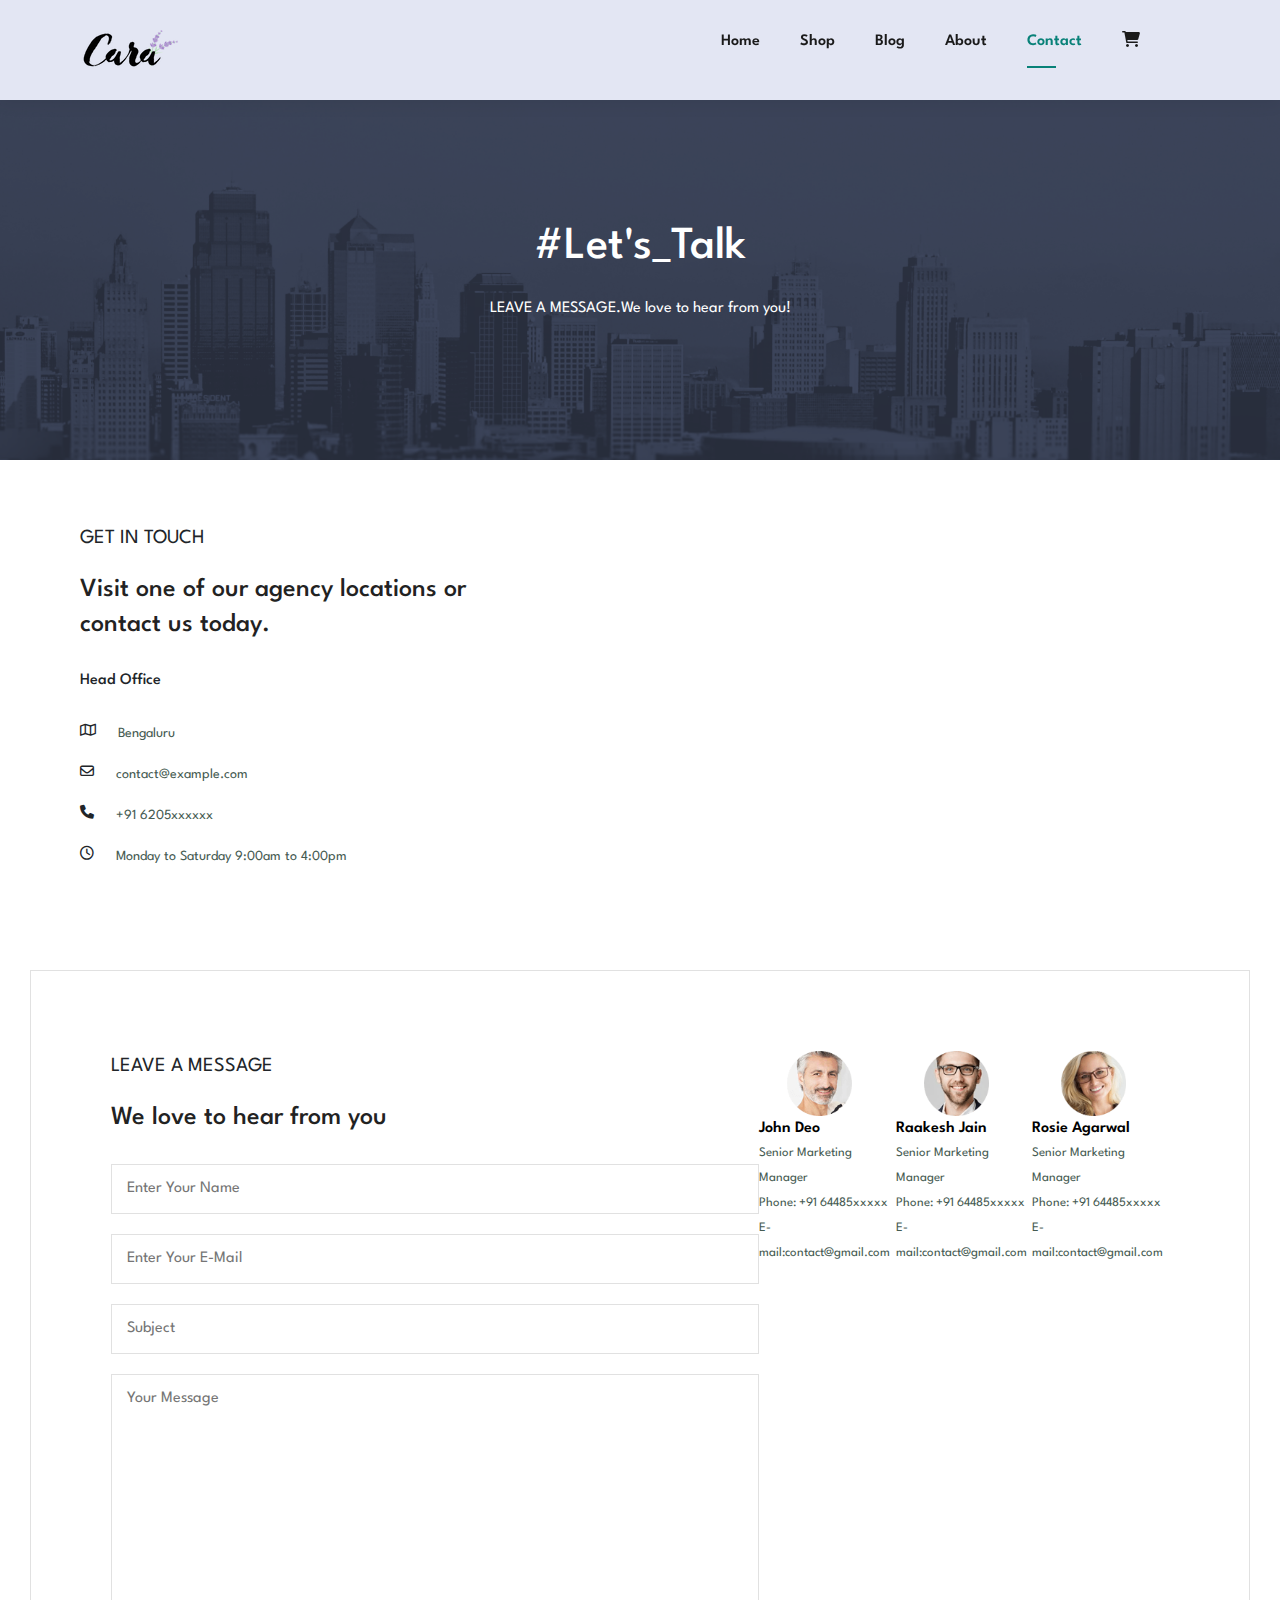
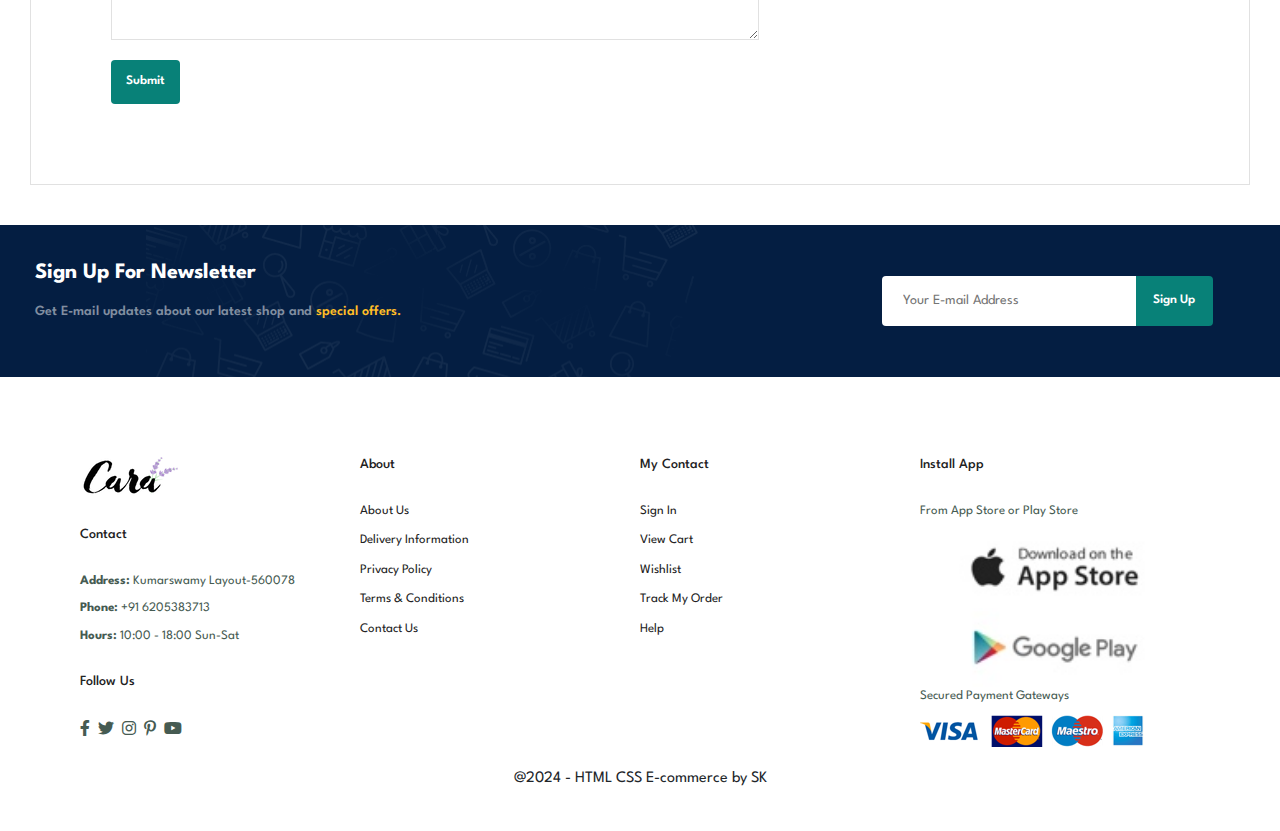
<file: contact.html>
<!DOCTYPE html>
<html lang="en">
  <head>
    <meta charset="UTF-8" />
    <meta name="viewport" content="width=device-width, initial-scale=1.0" />
    <title>Document</title>
    <link
      href="https://cdn.jsdelivr.net/npm/bootstrap@5.0.2/dist/css/bootstrap.min.css"
      rel="stylesheet"
    />
    <link
      rel="stylesheet"
      href="https://cdnjs.cloudflare.com/ajax/libs/font-awesome/6.0.0-beta3/css/all.min.css"
    />
    <link rel="stylesheet" href="styles.css" />
  </head>

  <body>
    <section id="header">
      <a href="#"><img src="img/logo.png" alt="logo" /></a>

      <div>
        <ul id="navbar">
          <li><a href="index.html">Home</a></li>
          <li><a href="shop.html">Shop</a></li>
          <li><a href="blog.html">Blog</a></li>
          <li><a href="about.html">About</a></li>
          <li><a class="active" href="contact.html">Contact</a></li>
          <li id="lg-bag">
            <a href="cart.html"><i class="fas fa-shopping-cart"></i></a>
          </li>
          <li>
            <a href="#" id="close"><i class="fa-solid fa-xmark"></i></a>
          </li>
        </ul>
      </div>

      <div id="mobile">
        <a href="cart.html"><i class="fa-duotone fa-bag-shopping"></i></a>
        <i id="bar" class="fas fa-outdent"></i>
      </div>
    </section>
    <section id="page-header" class="about-header">
      <h2>#Let's_Talk</h2>

      <p>LEAVE A MESSAGE.We love to hear from you!</p>
    </section>

    <section id="contact-details" class="section-p1">
      <div class="details">
        <span>GET IN TOUCH</span>
        <h2>Visit one of our agency locations or contact us today.</h2>
        <h3>Head Office</h3>

        <div>
          <li>
            <i class="fa-regular fa-map"></i>
            <p>Bengaluru</p>
          </li>
          <li>
            <i class="fa-regular fa-envelope"></i>
            <p>contact@example.com</p>
          </li>
          <li>
            <i class="fa-solid fa-phone"></i>
            <p>+91 6205xxxxxx</p>
          </li>
          <li>
            <i class="fa-regular fa-clock"></i>
            <p>Monday to Saturday 9:00am to 4:00pm</p>
          </li>
        </div>
      </div>

      <div class="map">
        <iframe
          src="https://www.google.com/maps/embed?pb=!1m18!1m12!1m3!1d248849.5665984898!2d77.46612954670036!3d12.954280231343647!2m3!1f0!2f0!3f0!3m2!1i1024!2i768!4f13.1!3m3!1m2!1s0x3bae1670c9b44e6d%3A0xf8dfc3e8517e4fe0!2sBengaluru%2C%20Karnataka!5e0!3m2!1sen!2sin!4v1716715325099!5m2!1sen!2sin"
          width="600"
          height="450"
          style="border: 0"
          allowfullscreen=""
          loading="lazy"
          referrerpolicy="no-referrer-when-downgrade"
        ></iframe>
      </div>
    </section>

<section id="form-details">
    <form action="">
        <span>LEAVE A MESSAGE</span>
        <h2>We love to hear from you</h2>
        <input type="text" placeholder="Enter Your Name">
        <input type="text" placeholder="Enter Your E-Mail">
        <input type="text" placeholder="Subject">
        <textarea name="" id="" cols="30" rows="10" placeholder="Your Message"></textarea>
        <button class="normal">Submit</button>
    </form>

    <div class="people">
        <div><img src="img/people/1.png" alt="">
        <p><span>John Deo</span> Senior Marketing Manager <br> Phone: +91 64485xxxxx <br>E-mail:contact@gmail.com</p></div>
    </div>
    <div class="people">
        <div><img src="img/people/2.png" alt="">
        <p><span>Raakesh Jain</span> Senior Marketing Manager <br> Phone: +91 64485xxxxx <br>E-mail:contact@gmail.com</p></div>
    </div>
    <div class="people">
        <div><img src="img/people/3.png" alt="">
        <p><span>Rosie Agarwal</span> Senior Marketing Manager <br> Phone: +91 64485xxxxx <br>E-mail:contact@gmail.com</p></div>
    </div>
</section>



    <section id="newsletter" class="section-p1 section-m1">
      <div class="newstext">
        <h4>Sign Up For Newsletter</h4>
        <p>
          Get E-mail updates about our latest shop and
          <span>special offers.</span>
        </p>
      </div>
      <div class="form">
        <input type="text" name="text" placeholder="Your E-mail Address" />
        <button class="normal">Sign Up</button>
      </div>
    </section>

    <footer class="section-p1">
      <div class="col">
        <img class="logo" src="img/logo.png" alt="" />
        <h4>Contact</h4>
        <p><strong>Address: </strong> Kumarswamy Layout-560078</p>
        <p><strong>Phone: </strong> +91 6205383713</p>
        <p><strong>Hours: </strong> 10:00 - 18:00 Sun-Sat</p>
        <div class="follow">
          <h4>Follow Us</h4>
          <div class="icon">
            <i class="fab fa-facebook-f"></i>
            <i class="fab fa-twitter"></i>
            <i class="fab fa-instagram"></i>
            <i class="fab fa-pinterest-p"></i>
            <i class="fab fa-youtube"></i>
          </div>
        </div>
      </div>

      <div class="col">
        <h4>About</h4>
        <a href="#">About Us</a>
        <a href="#">Delivery Information</a>
        <a href="#">Privacy Policy</a>
        <a href="#">Terms & Conditions</a>
        <a href="#">Contact Us</a>
      </div>

      <div class="col">
        <h4>My Contact</h4>
        <a href="#">Sign In</a>
        <a href="#">View Cart</a>
        <a href="#">Wishlist</a>
        <a href="#">Track My Order</a>
        <a href="#">Help</a>
      </div>

      <div class="col install">
        <h4>Install App</h4>
        <p>From App Store or Play Store</p>
        <div class="row">
          <img src="img/pay/app.jpg" alt="" />
          <img src="img/pay/play.jpg" alt="" />
        </div>
        <p>Secured Payment Gateways</p>
        <img src="img/pay/pay.png" alt="" />
      </div>
      <div class="copyright">@2024 - HTML CSS E-commerce by SK</div>
    </footer>
    <script src="script.js"></script>
  </body>
</html>
</file>
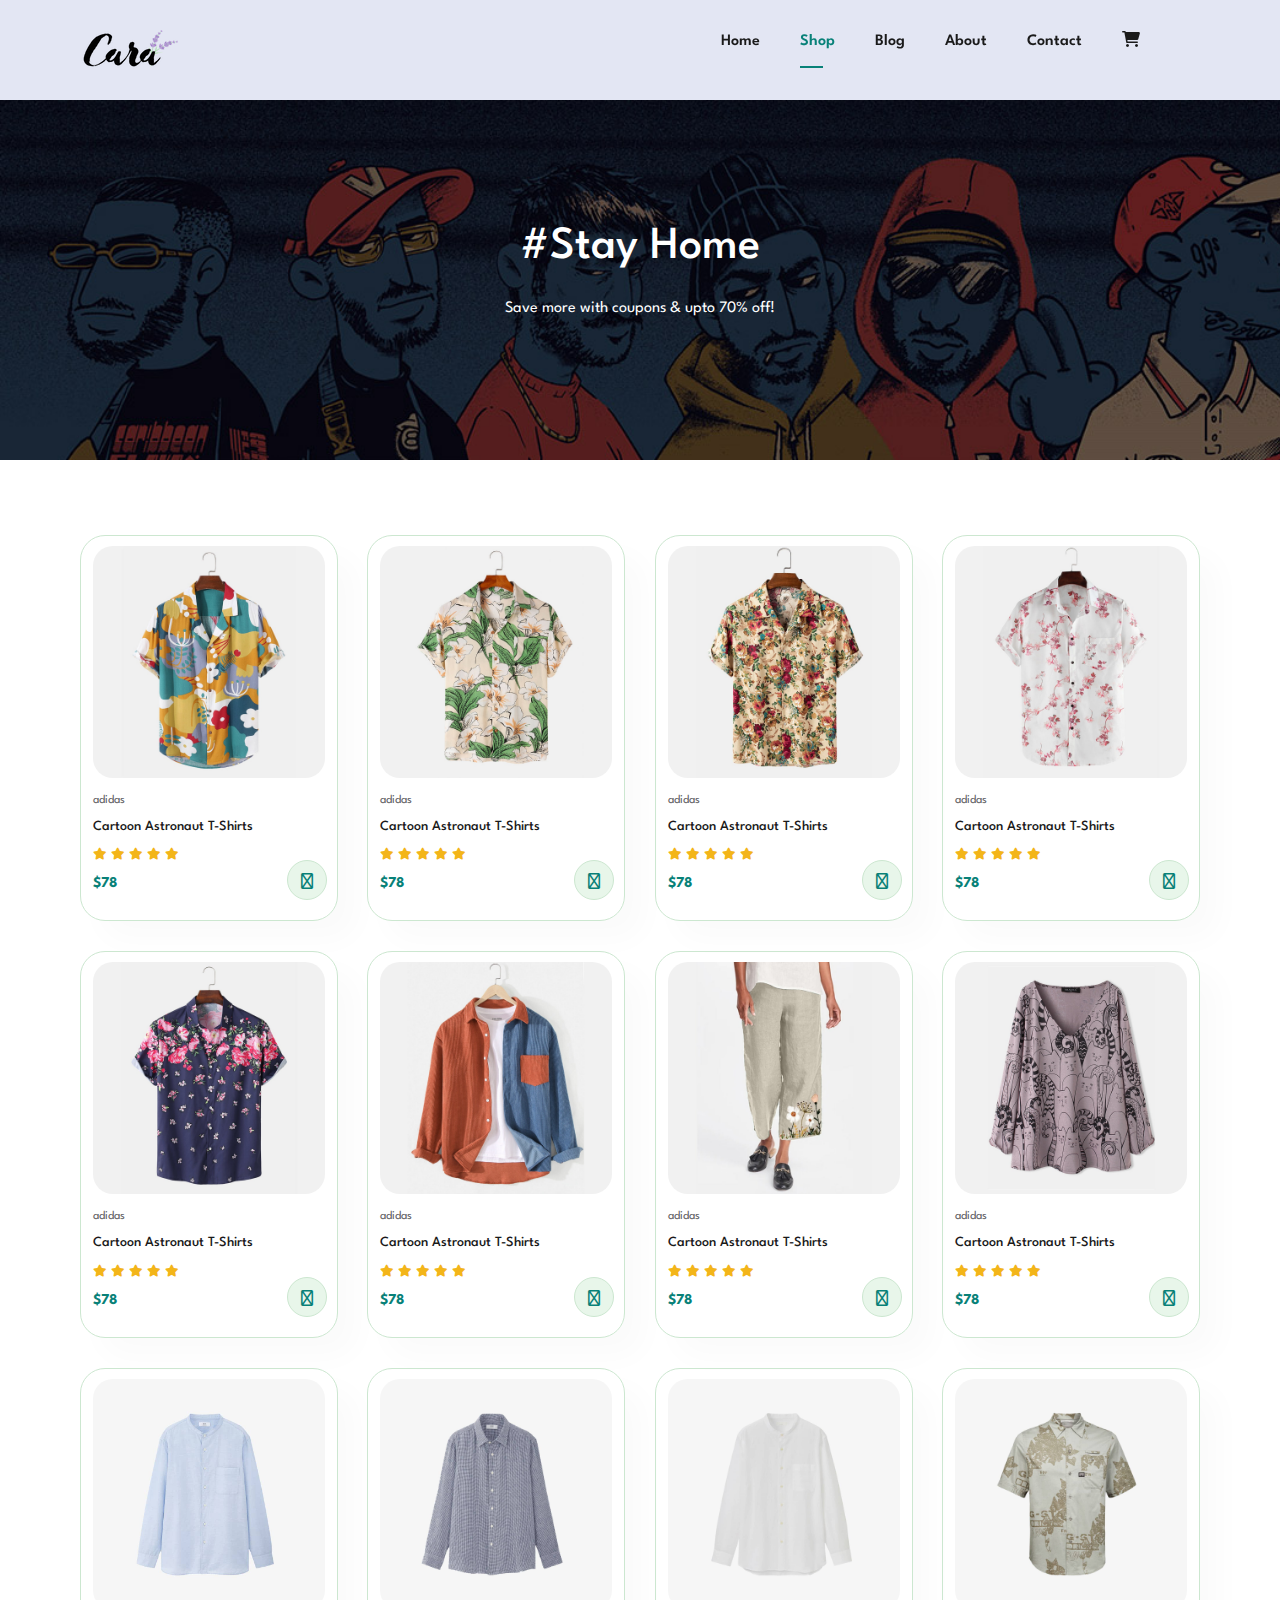
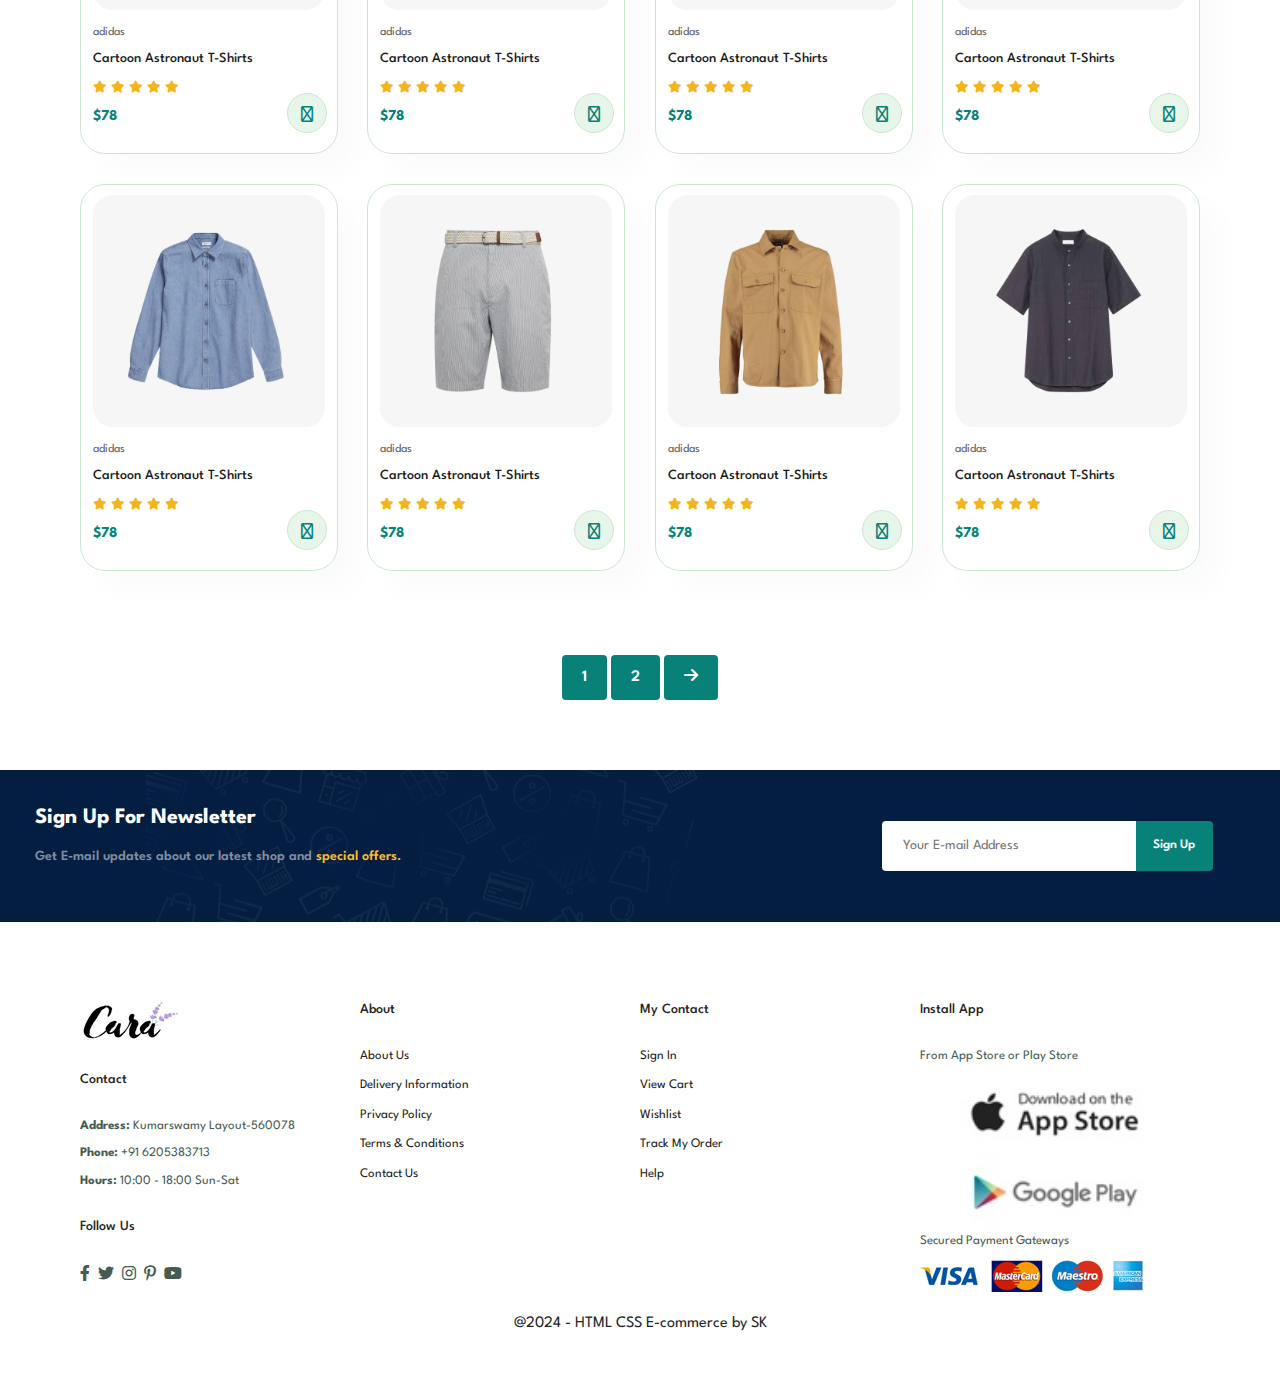
<file: shop.html>
<!DOCTYPE html>
<html lang="en">
  <head>
    <meta charset="UTF-8" />
    <meta name="viewport" content="width=device-width, initial-scale=1.0" />
    <title>Document</title>
    <link
      href="https://cdn.jsdelivr.net/npm/bootstrap@5.0.2/dist/css/bootstrap.min.css"
      rel="stylesheet"
    />
    <link
      rel="stylesheet"
      href="https://cdnjs.cloudflare.com/ajax/libs/font-awesome/6.0.0-beta3/css/all.min.css"
    />
    <link rel="stylesheet" href="styles.css" />
  </head>

  <body>
    <section id="header">
      <a href="#"><img src="img/logo.png" alt="logo" /></a>

      <div>
        <ul id="navbar">
          <li><a href="index.html">Home</a></li>
          <li><a class="active" href="shop.html">Shop</a></li>
          <li><a href="blog.html">Blog</a></li>
          <li><a href="about.html">About</a></li>
          <li><a href="contact.html">Contact</a></li>
          <li id="lg-bag">
            <a href="cart.html"><i class="fas fa-shopping-cart"></i></a>
          </li>
          <li>
            <a href="#" id="close"><i class="fa-solid fa-xmark"></i></a>
          </li>
        </ul>
      </div>

      <div id="mobile">
        <a href="cart.html"><i class="fa-duotone fa-bag-shopping"></i></a>
        <i id="bar" class="fas fa-outdent"></i>
      </div>
    </section>
    <section id="page-header">
      <h2>#Stay Home</h2>

      <p>Save more with coupons & upto 70% off!</p>
    </section>

    <section id="product1" class="section-p1">
      <div class="pro-container">
        <div class="pro" onclick=" window.location.href='sproduct.html';">

          <img src="img/products/f1.jpg" alt="" />
          <div class="des">
            <span>adidas</span>
            <h5>Cartoon Astronaut T-Shirts</h5>
            <div class="star">
              <i class="fas fa-star"></i>
              <i class="fas fa-star"></i>
              <i class="fas fa-star"></i>
              <i class="fas fa-star"></i>
              <i class="fas fa-star"></i>
            </div>
            <h4>$78</h4>
          </div>
          <a href="#"><i class="fa-solid fa-cart-shopping cart"></i></a>
        </div>
        <div class="pro">
          <img src="img/products/f2.jpg" alt="" />
          <div class="des">
            <span>adidas</span>
            <h5>Cartoon Astronaut T-Shirts</h5>
            <div class="star">
              <i class="fas fa-star"></i>
              <i class="fas fa-star"></i>
              <i class="fas fa-star"></i>
              <i class="fas fa-star"></i>
              <i class="fas fa-star"></i>
            </div>
            <h4>$78</h4>
          </div>
          <a href="#"><i class="fas fa-shopping-cart cart"></i></a>
        </div>
        <div class="pro">
          <img src="img/products/f3.jpg" alt="" />
          <div class="des">
            <span>adidas</span>
            <h5>Cartoon Astronaut T-Shirts</h5>
            <div class="star">
              <i class="fas fa-star"></i>
              <i class="fas fa-star"></i>
              <i class="fas fa-star"></i>
              <i class="fas fa-star"></i>
              <i class="fas fa-star"></i>
            </div>
            <h4>$78</h4>
          </div>
          <a href="#"><i class="fas fa-shopping-cart cart"></i></a>
        </div>
        <div class="pro">
          <img src="img/products/f4.jpg" alt="" />
          <div class="des">
            <span>adidas</span>
            <h5>Cartoon Astronaut T-Shirts</h5>
            <div class="star">
              <i class="fas fa-star"></i>
              <i class="fas fa-star"></i>
              <i class="fas fa-star"></i>
              <i class="fas fa-star"></i>
              <i class="fas fa-star"></i>
            </div>
            <h4>$78</h4>
          </div>
          <a href="#"><i class="fas fa-shopping-cart cart"></i></a>
        </div>
        <div class="pro">
          <img src="img/products/f5.jpg" alt="" />
          <div class="des">
            <span>adidas</span>
            <h5>Cartoon Astronaut T-Shirts</h5>
            <div class="star">
              <i class="fas fa-star"></i>
              <i class="fas fa-star"></i>
              <i class="fas fa-star"></i>
              <i class="fas fa-star"></i>
              <i class="fas fa-star"></i>
            </div>
            <h4>$78</h4>
          </div>
          <a href="#"><i class="fas fa-shopping-cart cart"></i></a>
        </div>
        <div class="pro">
          <img src="img/products/f6.jpg" alt="" />
          <div class="des">
            <span>adidas</span>
            <h5>Cartoon Astronaut T-Shirts</h5>
            <div class="star">
              <i class="fas fa-star"></i>
              <i class="fas fa-star"></i>
              <i class="fas fa-star"></i>
              <i class="fas fa-star"></i>
              <i class="fas fa-star"></i>
            </div>
            <h4>$78</h4>
          </div>
          <a href="#"><i class="fas fa-shopping-cart cart"></i></a>
        </div>
        <div class="pro">
          <img src="img/products/f7.jpg" alt="" />
          <div class="des">
            <span>adidas</span>
            <h5>Cartoon Astronaut T-Shirts</h5>
            <div class="star">
              <i class="fas fa-star"></i>
              <i class="fas fa-star"></i>
              <i class="fas fa-star"></i>
              <i class="fas fa-star"></i>
              <i class="fas fa-star"></i>
            </div>
            <h4>$78</h4>
          </div>
          <a href="#"><i class="fas fa-shopping-cart cart"></i></a>
        </div>
        <div class="pro">
          <img src="img/products/f8.jpg" alt="" />
          <div class="des">
            <span>adidas</span>
            <h5>Cartoon Astronaut T-Shirts</h5>
            <div class="star">
              <i class="fas fa-star"></i>
              <i class="fas fa-star"></i>
              <i class="fas fa-star"></i>
              <i class="fas fa-star"></i>
              <i class="fas fa-star"></i>
            </div>
            <h4>$78</h4>
          </div>
          <a href="#"><i class="fas fa-shopping-cart cart"></i></a>
        </div>

        <div class="pro">
          <img src="img/products/n1.jpg" alt="" />
          <div class="des">
            <span>adidas</span>
            <h5>Cartoon Astronaut T-Shirts</h5>
            <div class="star">
              <i class="fas fa-star"></i>
              <i class="fas fa-star"></i>
              <i class="fas fa-star"></i>
              <i class="fas fa-star"></i>
              <i class="fas fa-star"></i>
            </div>
            <h4>$78</h4>
          </div>
          <a href="#"><i class="fas fa-shopping-cart cart"></i></a>
        </div>
        <div class="pro">
          <img src="img/products/n2.jpg" alt="" />
          <div class="des">
            <span>adidas</span>
            <h5>Cartoon Astronaut T-Shirts</h5>
            <div class="star">
              <i class="fas fa-star"></i>
              <i class="fas fa-star"></i>
              <i class="fas fa-star"></i>
              <i class="fas fa-star"></i>
              <i class="fas fa-star"></i>
            </div>
            <h4>$78</h4>
          </div>
          <a href="#"><i class="fas fa-shopping-cart cart"></i></a>
        </div>
        <div class="pro">
          <img src="img/products/n3.jpg" alt="" />
          <div class="des">
            <span>adidas</span>
            <h5>Cartoon Astronaut T-Shirts</h5>
            <div class="star">
              <i class="fas fa-star"></i>
              <i class="fas fa-star"></i>
              <i class="fas fa-star"></i>
              <i class="fas fa-star"></i>
              <i class="fas fa-star"></i>
            </div>
            <h4>$78</h4>
          </div>
          <a href="#"><i class="fas fa-shopping-cart cart"></i></a>
        </div>
        <div class="pro">
          <img src="img/products/n4.jpg" alt="" />
          <div class="des">
            <span>adidas</span>
            <h5>Cartoon Astronaut T-Shirts</h5>
            <div class="star">
              <i class="fas fa-star"></i>
              <i class="fas fa-star"></i>
              <i class="fas fa-star"></i>
              <i class="fas fa-star"></i>
              <i class="fas fa-star"></i>
            </div>
            <h4>$78</h4>
          </div>
          <a href="#"><i class="fas fa-shopping-cart cart"></i></a>
        </div>
        <div class="pro">
          <img src="img/products/n5.jpg" alt="" />
          <div class="des">
            <span>adidas</span>
            <h5>Cartoon Astronaut T-Shirts</h5>
            <div class="star">
              <i class="fas fa-star"></i>
              <i class="fas fa-star"></i>
              <i class="fas fa-star"></i>
              <i class="fas fa-star"></i>
              <i class="fas fa-star"></i>
            </div>
            <h4>$78</h4>
          </div>
          <a href="#"><i class="fas fa-shopping-cart cart"></i></a>
        </div>
        <div class="pro">
          <img src="img/products/n6.jpg" alt="" />
          <div class="des">
            <span>adidas</span>
            <h5>Cartoon Astronaut T-Shirts</h5>
            <div class="star">
              <i class="fas fa-star"></i>
              <i class="fas fa-star"></i>
              <i class="fas fa-star"></i>
              <i class="fas fa-star"></i>
              <i class="fas fa-star"></i>
            </div>
            <h4>$78</h4>
          </div>
          <a href="#"><i class="fas fa-shopping-cart cart"></i></a>
        </div>
        <div class="pro">
          <img src="img/products/n7.jpg" alt="" />
          <div class="des">
            <span>adidas</span>
            <h5>Cartoon Astronaut T-Shirts</h5>
            <div class="star">
              <i class="fas fa-star"></i>
              <i class="fas fa-star"></i>
              <i class="fas fa-star"></i>
              <i class="fas fa-star"></i>
              <i class="fas fa-star"></i>
            </div>
            <h4>$78</h4>
          </div>
          <a href="#"><i class="fas fa-shopping-cart cart"></i></a>
        </div>
        <div class="pro">
          <img src="img/products/n8.jpg" alt="" />
          <div class="des">
            <span>adidas</span>
            <h5>Cartoon Astronaut T-Shirts</h5>
            <div class="star">
              <i class="fas fa-star"></i>
              <i class="fas fa-star"></i>
              <i class="fas fa-star"></i>
              <i class="fas fa-star"></i>
              <i class="fas fa-star"></i>
            </div>
            <h4>$78</h4>
          </div>
          <a href="#"><i class="fas fa-shopping-cart cart"></i></a>
        </div>
      </div>
    </section>

    <section id="pagination" class="section-p1">
        <a href="#">1</a>
        <a href="#">2</a>
        <a href="#"><i class="fa-solid fa-arrow-right"></i></a>
    </section>

    <section id="newsletter" class="section-p1 section-m1">
      <div class="newstext">
        <h4>Sign Up For Newsletter</h4>
        <p>
          Get E-mail updates about our latest shop and
          <span>special offers.</span>
        </p>
      </div>
      <div class="form">
        <input type="text" name="text" placeholder="Your E-mail Address" />
        <button class="normal">Sign Up</button>
      </div>
    </section>

    <footer class="section-p1">
      <div class="col">
        <img class="logo" src="img/logo.png" alt="" />
        <h4>Contact</h4>
        <p><strong>Address: </strong> Kumarswamy Layout-560078</p>
        <p><strong>Phone: </strong> +91 6205383713</p>
        <p><strong>Hours: </strong> 10:00 - 18:00 Sun-Sat</p>
        <div class="follow">
          <h4>Follow Us</h4>
          <div class="icon">
            <i class="fab fa-facebook-f"></i>
            <i class="fab fa-twitter"></i>
            <i class="fab fa-instagram"></i>
            <i class="fab fa-pinterest-p"></i>
            <i class="fab fa-youtube"></i>
          </div>
        </div>
      </div>

      <div class="col">
        <h4>About</h4>
        <a href="#">About Us</a>
        <a href="#">Delivery Information</a>
        <a href="#">Privacy Policy</a>
        <a href="#">Terms & Conditions</a>
        <a href="#">Contact Us</a>
      </div>

      <div class="col">
        <h4>My Contact</h4>
        <a href="#">Sign In</a>
        <a href="#">View Cart</a>
        <a href="#">Wishlist</a>
        <a href="#">Track My Order</a>
        <a href="#">Help</a>
      </div>

      <div class="col install">
        <h4>Install App</h4>
        <p>From App Store or Play Store</p>
        <div class="row">
          <img src="img/pay/app.jpg" alt="" />
          <img src="img/pay/play.jpg" alt="" />
        </div>
        <p>Secured Payment Gateways</p>
        <img src="img/pay/pay.png" alt="" />
      </div>
      <div class="copyright">@2024 - HTML CSS E-commerce by SK</div>
    </footer>
    <script src="script.js"></script>
  </body>
</html>
</file>
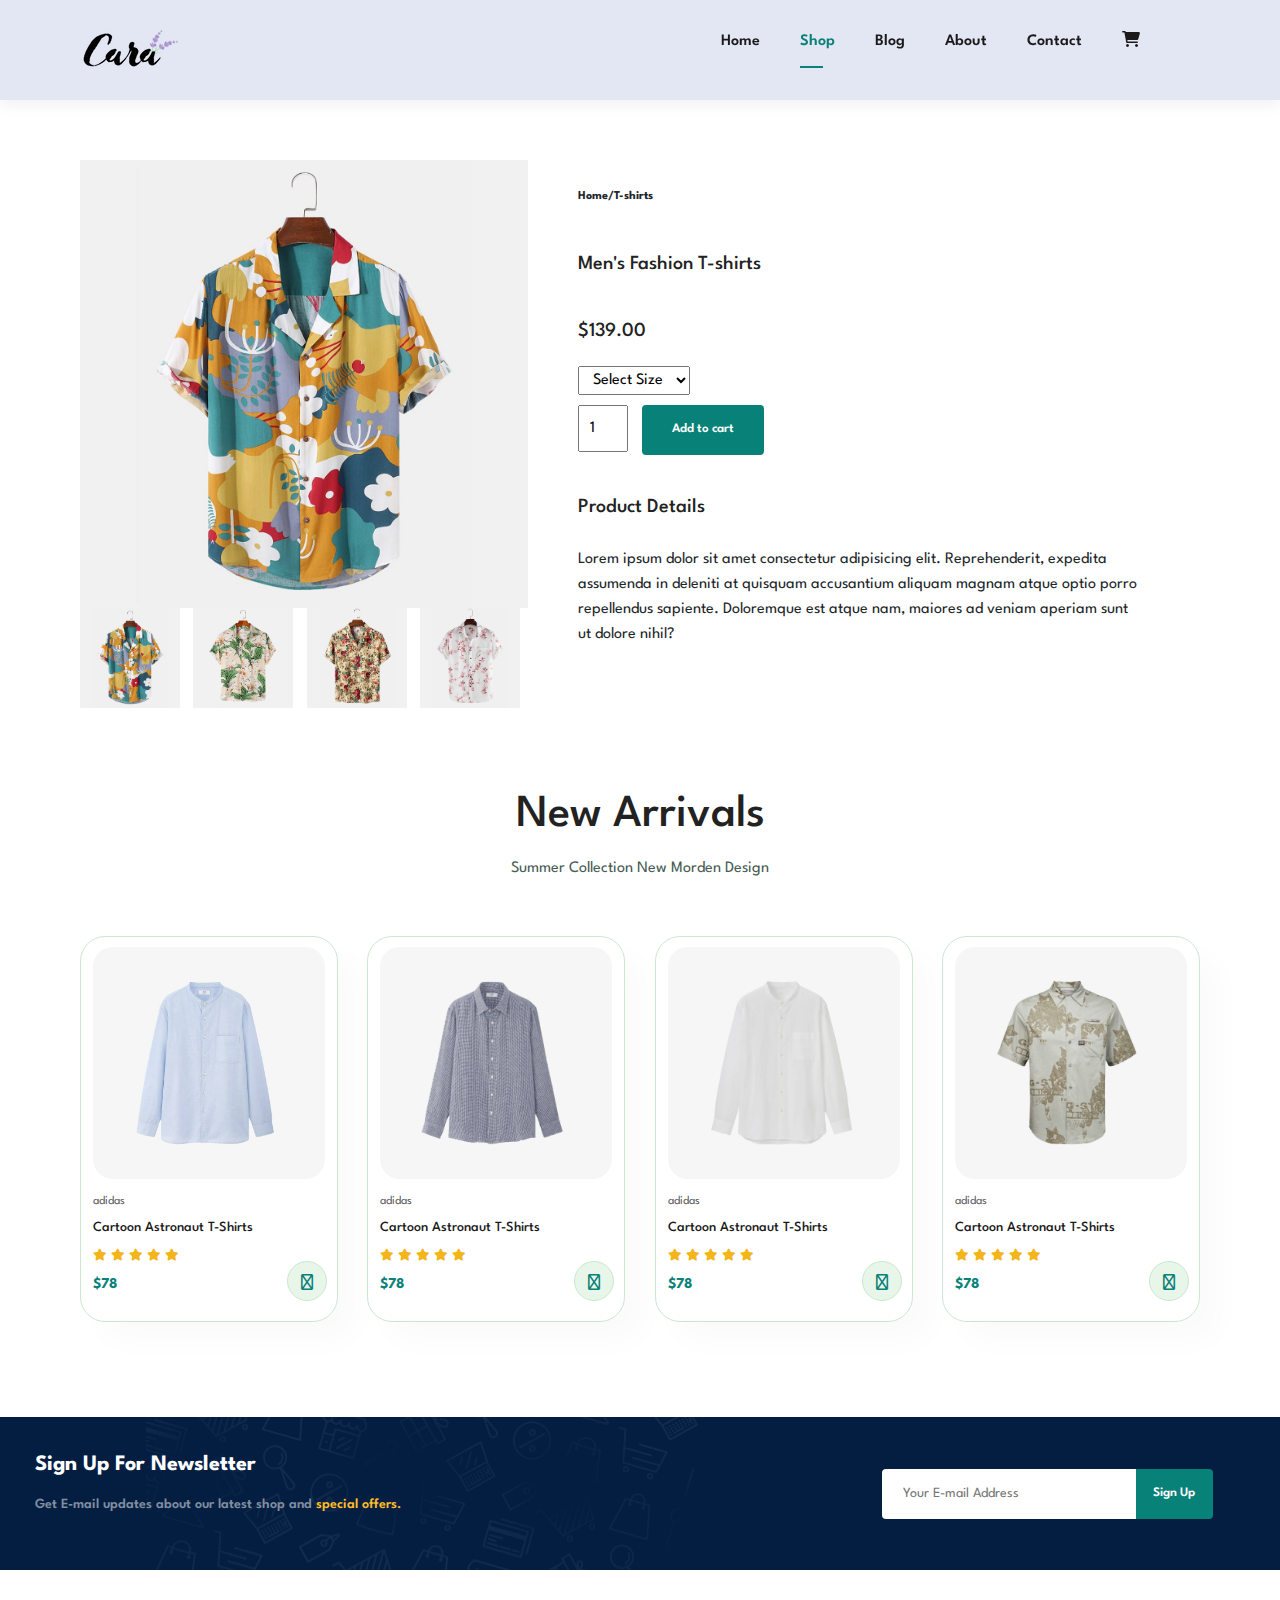
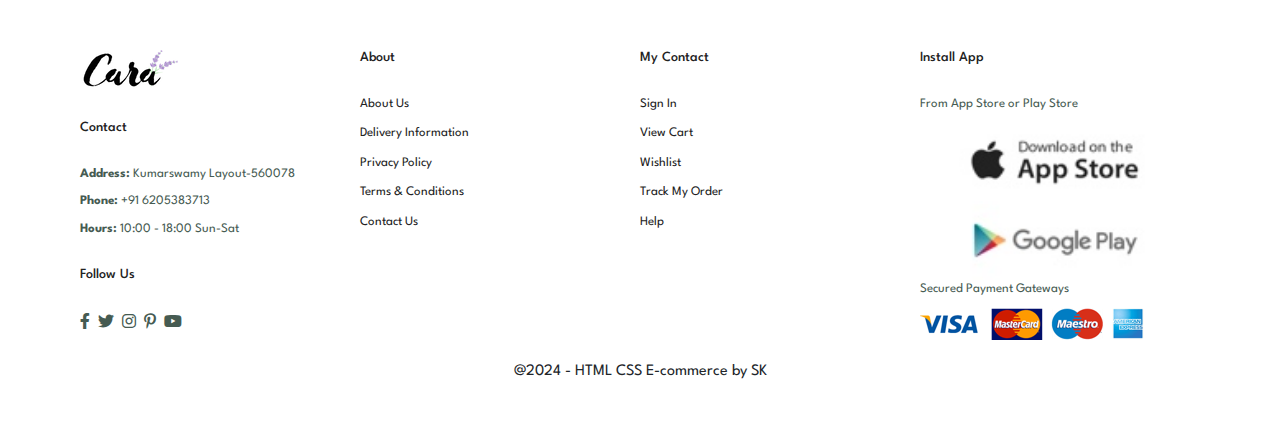
<file: sproduct.html>
<!DOCTYPE html>
<html lang="en">
  <head>
    <meta charset="UTF-8" />
    <meta name="viewport" content="width=device-width, initial-scale=1.0" />
    <title>Document</title>
    <link
      href="https://cdn.jsdelivr.net/npm/bootstrap@5.0.2/dist/css/bootstrap.min.css"
      rel="stylesheet"
    />
    <link
      rel="stylesheet"
      href="https://cdnjs.cloudflare.com/ajax/libs/font-awesome/6.0.0-beta3/css/all.min.css"
    />
    <link rel="stylesheet" href="styles.css" />
  </head>

  <body>
    <section id="header">
      <a href="#"><img src="img/logo.png" alt="logo" /></a>

      <div>
        <ul id="navbar">
          <li><a href="index.html">Home</a></li>
          <li><a class="active" href="shop.html">Shop</a></li>
          <li><a href="blog.html">Blog</a></li>
          <li><a href="about.html">About</a></li>
          <li><a href="contact.html">Contact</a></li>
          <li id="lg-bag">
            <a href="cart.html"><i class="fas fa-shopping-cart"></i></a>
          </li>
          <li>
            <a href="#" id="close"><i class="fa-solid fa-xmark"></i></a>
          </li>
        </ul>
      </div>

      <div id="mobile">
        <a href="cart.html"><i class="fa-duotone fa-bag-shopping"></i></a>
        <i id="bar" class="fas fa-outdent"></i>
      </div>
    </section>

    <section id="prodetails" class="section-p1">
        <div class="single-pro-image">
            <img src="img/products/f1.jpg" width="100%" id="MainImg" alt="Main Product Image" />

            <div class="small-img-group">

                <div class="small-img-col">

                    <img src="img/products/f1.jpg" width="100px" class="small-img" alt="Product Thumbnail 1" />
                </div>
                <div class="small-img-col">
                    <img src="img/products/f2.jpg" width="100px" class="small-img" alt="Product Thumbnail 2" />
                </div>
                <div class="small-img-col">
                    <img src="img/products/f3.jpg" width="100px" class="small-img" alt="Product Thumbnail 3" />
                </div>
                <div class="small-img-col">
                    <img src="img/products/f4.jpg" width="100px" class="small-img" alt="Product Thumbnail 4" />
                </div>
            </div>
        </div>

        <div class="single-pro-details">
            <h6>Home/T-shirts</h6>
            <h4>Men's Fashion T-shirts</h4>
            <h2>$139.00</h2>
            <select>
                <option>Select Size</option>
                <option>Small</option>
                <option>Medium</option>
                <option>Large</option>
                <option>XL</option>
                <option>XXL</option>
            </select>
            <input type="number" value="1" />
            <button class="normal">Add to cart</button>
            <h4>Product Details</h4>
            <span>
                Lorem ipsum dolor sit amet consectetur adipisicing elit.
                Reprehenderit, expedita assumenda in deleniti at quisquam accusantium
                aliquam magnam atque optio porro repellendus sapiente. Doloremque est
                atque nam, maiores ad veniam aperiam sunt ut dolore nihil?
            </span>
        </div>
    </section>

    <section id="product1" class="section-p1">
      <h2>New Arrivals</h2>
      <p>Summer Collection New Morden Design</p>
      <div class="pro-container">
        <div class="pro">
          <img src="img/products/n1.jpg" alt="" />
          <div class="des">
            <span>adidas</span>
            <h5>Cartoon Astronaut T-Shirts</h5>
            <div class="star">
              <i class="fas fa-star"></i>
              <i class="fas fa-star"></i>
              <i class="fas fa-star"></i>
              <i class="fas fa-star"></i>
              <i class="fas fa-star"></i>
            </div>
            <h4>$78</h4>
          </div>
          <a href="#"><i class="fas fa-shopping-cart cart"></i></a>
        </div>
        <div class="pro">
          <img src="img/products/n2.jpg" alt="" />
          <div class="des">
            <span>adidas</span>
            <h5>Cartoon Astronaut T-Shirts</h5>
            <div class="star">
              <i class="fas fa-star"></i>
              <i class="fas fa-star"></i>
              <i class="fas fa-star"></i>
              <i class="fas fa-star"></i>
              <i class="fas fa-star"></i>
            </div>
            <h4>$78</h4>
          </div>
          <a href="#"><i class="fas fa-shopping-cart cart"></i></a>
        </div>
        <div class="pro">
          <img src="img/products/n3.jpg" alt="" />
          <div class="des">
            <span>adidas</span>
            <h5>Cartoon Astronaut T-Shirts</h5>
            <div class="star">
              <i class="fas fa-star"></i>
              <i class="fas fa-star"></i>
              <i class="fas fa-star"></i>
              <i class="fas fa-star"></i>
              <i class="fas fa-star"></i>
            </div>
            <h4>$78</h4>
          </div>
          <a href="#"><i class="fas fa-shopping-cart cart"></i></a>
        </div>
        <div class="pro">
          <img src="img/products/n4.jpg" alt="" />
          <div class="des">
            <span>adidas</span>
            <h5>Cartoon Astronaut T-Shirts</h5>
            <div class="star">
              <i class="fas fa-star"></i>
              <i class="fas fa-star"></i>
              <i class="fas fa-star"></i>
              <i class="fas fa-star"></i>
              <i class="fas fa-star"></i>
            </div>
            <h4>$78</h4>
          </div>
          <a href="#"><i class="fas fa-shopping-cart cart"></i></a>
        </div>
      </div>
    </section>
    <section id="newsletter" class="section-p1 section-m1">
      <div class="newstext">
        <h4>Sign Up For Newsletter</h4>
        <p>
          Get E-mail updates about our latest shop and
          <span>special offers.</span>
        </p>
      </div>
      <div class="form">
        <input type="text" name="text" placeholder="Your E-mail Address" />
        <button class="normal">Sign Up</button>
      </div>
    </section>

    <footer class="section-p1">
      <div class="col">
        <img class="logo" src="img/logo.png" alt="" />
        <h4>Contact</h4>
        <p><strong>Address: </strong> Kumarswamy Layout-560078</p>
        <p><strong>Phone: </strong> +91 6205383713</p>
        <p><strong>Hours: </strong> 10:00 - 18:00 Sun-Sat</p>
        <div class="follow">
          <h4>Follow Us</h4>
          <div class="icon">
            <i class="fab fa-facebook-f"></i>
            <i class="fab fa-twitter"></i>
            <i class="fab fa-instagram"></i>
            <i class="fab fa-pinterest-p"></i>
            <i class="fab fa-youtube"></i>
          </div>
        </div>
      </div>

      <div class="col">
        <h4>About</h4>
        <a href="#">About Us</a>
        <a href="#">Delivery Information</a>
        <a href="#">Privacy Policy</a>
        <a href="#">Terms & Conditions</a>
        <a href="#">Contact Us</a>
      </div>

      <div class="col">
        <h4>My Contact</h4>
        <a href="#">Sign In</a>
        <a href="#">View Cart</a>
        <a href="#">Wishlist</a>
        <a href="#">Track My Order</a>
        <a href="#">Help</a>
      </div>

      <div class="col install">
        <h4>Install App</h4>
        <p>From App Store or Play Store</p>
        <div class="row">
          <img src="img/pay/app.jpg" alt="" />
          <img src="img/pay/play.jpg" alt="" />
        </div>
        <p>Secured Payment Gateways</p>
        <img src="img/pay/pay.png" alt="" />
      </div>
      <div class="copyright">@2024 - HTML CSS E-commerce by SK</div>
    </footer>

    <script>
        var mainImg=document.getElementById("MainImg");
        var smallImg=document.getElementsByClassName("small-img");

smallImg[0].onclick = function(){
    mainImg.src=smallImg[0].src;
}
smallImg[1].onclick = function(){
    mainImg.src=smallImg[1].src;
}
smallImg[2].onclick = function(){
    mainImg.src=smallImg[2].src;
}
smallImg[3].onclick = function(){
    mainImg.src=smallImg[3].src;
}
    </script>
    <script src="script.js"></script>
  </body>
</html>
</file>
<file: styles.css>
@import url("https://fonts.googleapis.com/css2?family=Indie+Flower&family=League+Spartan:wght@100..900&family=Lobster&family=Montserrat:ital,wght@0,100..900;1,100..900&family=Ubuntu:ital,wght@0,300;0,400;0,500;0,700;1,300;1,400;1,500;1,700&display=swap");

* {
  margin: 0;
  padding: 0;
  box-sizing: border-box;
  font-family: "League Spartan", sans-serif;
}

h1 {
  font-size: 50px;
  line-height: 64px;
  color: #222;
}

h2 {
  font-size: 46px;
  line-height: 54px;
  color: #222;
}

h4 {
  font-size: 20px;
  color: #222;
}

h6 {
  font-weight: 700;
  font-size: 12px;
}

p {
  font-size: 16px;
  color: #465b52;
  margin: 15px 0 20px 0;
}

.section-p1 {
  padding: 40px 80px;
}

.section-m1 {
  margin: 40px 0;
}

button.white {
  font-size: 14px;
  font-weight: 600;
  padding: 11px 18px;
  color: #000;
  background-color: transparent;
  cursor: pointer;
  border: 1px solid #fff;
  outline: none;
  transition: 0.2s;
}

button.normal {
  font-size: 13px;
  font-weight: 600;
  padding: 15px 30px;
  color: #000;
  background-color: #fff;
  border-radius: 4px;
  cursor: pointer;
  border: none;
  outline: none;
  transition: 0.2s;
}

body {
  width: 100%;
}

/* header start */
#header {
  display: flex;
  align-items: center;
  justify-content: space-between;
  padding: 20px 80px;
  background-color: #e3e6f3;
  box-shadow: 0 5px 15px rgba(0, 0, 0, 0.06);
  z-index: 999;
  position: sticky;
  top: 0;
  left: 0;
}

#navbar {
  display: flex;
  align-items: center;
  justify-content: center;
}

#navbar li {
  list-style: none;
  padding: 10px 20px;
  position: relative;
}

#navbar li a {
  text-decoration: none;
  font-size: 16px;
  font-weight: 600;
  color: #1a1a1a;
  transition: 0.3s ease;
}

#navbar li a:hover,
#navbar li a.active {
  color: #088178;
}

#navbar li a.active::after,
#navbar li a:hover::after {
  content: "";
  width: 30%;
  height: 2px;
  background: #088178;
  position: absolute;
  bottom: -4px;
  left: 20px;
}

#mobile {
  display: none;
  align-items: center;
}
#close {
  display: none;
}

/* hero section */
#hero {
  background-image: url(img/hero4.png);
  height: 90vh;
  width: 100%;
  background-size: cover;
  background-position: top 25% right 0;
  padding: 0 80px;
  display: flex;
  flex-direction: column;
  align-items: flex-start;
  justify-content: center;
}

#hero h4 {
  padding-bottom: 15px;
}

#hero h1 {
  color: #088178;
}

#hero button {
  background-image: url(img/button.png);
  background-color: transparent;
  color: #088178;
  border: 0;
  padding: 14px 80px 14px 65px;
  background-repeat: no-repeat;
  cursor: pointer;
  font-weight: 700;
  font-size: 15px;
}

/* feature */
#feature {
  display: flex;
  align-items: center;
  justify-content: space-between;
  flex-wrap: wrap;
}

#feature .fe-box {
  width: 180px;
  text-align: center;
  padding: 20px 20px;
  box-shadow: 20px 20px 34px rgba(0, 0, 0, 0.09);
  border: 1px solid #cce7d0;
  border-radius: 4px;
  margin: 15px 0;
}

#feature .fe-box:hover {
  box-shadow: 10px 10px 54px rgba(70, 62, 221, 0.1);
}

#feature .fe-box img {
  width: 100%;
  margin-bottom: 10px;
}

#feature .fe-box h6 {
  display: inline-block;
  padding: 9px 8px 6px 8px;
  line-height: 1;
  border-radius: 4px;
  color: #088178;
  background-color: #fddde4;
}

#feature .fe-box:nth-child(2) h6 {
  background-color: #cdebbc;
}

#feature .fe-box:nth-child(3) h6 {
  background-color: #dle8f2;
}

#feature .fe-box:nth-child(4) h6 {
  background-color: #cdd4f8;
}

#feature .fe-box:nth-child(5) h6 {
  background-color: #f6dbf6;
}

#feature .fe-box:nth-child(6) h6 {
  background-color: #fff2e5;
}

/* product section */
#product1 {
  text-align: center;
}

#product1 .pro-container {
  display: flex;
  justify-content: space-between;
  padding-top: 20px;
  flex-wrap: wrap;
}

#product1 .pro {
  width: 23%;
  min-width: 250px;
  padding: 10px 12px;
  border: 1px solid #cce7d0;
  border-radius: 25px;
  cursor: pointer;
  box-shadow: 20px 20px 30px rgba(0, 0, 0, 0.02);
  margin: 15px 0;
  transition: 0.2s ease;
  position: relative;
}

#product1 .pro:hover {
  box-shadow: 20px 20px 30px rgba(0, 0, 0, 0.06);
}

#product1 .pro img {
  width: 100%;
  border-radius: 20px;
}

#product1 .pro .des {
  text-align: start;
  padding: 10px 0;
}

#product1 .pro .des span {
  color: #606063;
  font-size: 12px;
}

#product1 .pro .des h5 {
  padding-top: 7px;
  color: #1a1a1a;
  font-size: 14px;
}

#product1 .pro .des i {
  font-size: 12px;
  color: rgb(243, 181, 25);
}

#product1 .pro .des h4 {
  padding-top: 7px;
  font-size: 15px;
  font-weight: 700;
  color: #088178;
}

#product1 .pro .cart {
  width: 40px;
  height: 40px;
  line-height: 40px;
  border-radius: 50px;
  background-color: #e8f6ea;
  font-weight: 500;
  color: #088178;
  border: 1px solid #cce7d0;
  position: absolute;
  bottom: 20px;
  right: 10px;
}

/* banner section */
#banner {
  display: flex;
  align-items: center;
  justify-content: center;
  flex-direction: column;
  text-align: center;
  background-image: url("img/banner/b2.jpg");
  width: 100%;
  height: 40vh;
  background-size: cover;
  background-position: center;
}

#banner h4 {
  color: #fff;
  font-size: 22px;
}

#banner h2 {
  color: #fff;
  font-size: 30px;
  padding: 10px 0;
}

#banner h2 span {
  color: #ef3636;
}

#banner button:hover {
  background-color: #088178;
  color: #fff;
}

/* small banner section */
#sm-banner {
  display: flex;
  justify-content: space-between;
  flex-wrap: wrap;
}

#sm-banner .banner-box {
  display: flex;
  align-items: center;
  justify-content: center;
  flex-direction: column;
  align-items: flex-start;
  background-image: url("img/banner/b17.jpg");
  min-width: 800px;
  margin: 0px 5px;
  height: 45vh;
  background-size: cover;
  background-position: center;
  padding: 30px;
}

#sm-banner h4 {
  color: #fff;
  font-size: 20px;
  font-weight: 300;
}

#sm-banner h2 {
  color: #fff;
  font-size: 28px;
  font-weight: 800;
}

#sm-banner span {
  color: #fff;
  font-size: 14px;
  font-weight: 500;
  padding-bottom: 15px;
}
#sm-banner .banner-box:hover button {
  background-color: #088178;
  border: 1px solid #088178;
}

#sm-banner .banner-box2 {
  background-image: url("img/banner/b10.jpg");
}

#banner3 .banner-box {
  display: flex;
  align-items: center;
  justify-content: center;
  flex-direction: column;
  align-items: flex-start;
  background-image: url("img/banner/b7.jpg");
  min-width: 30%;
  height: 30vh;
  background-size: cover;
  background-position: center;
  padding: 20px;
  margin-bottom: 20px;
}

#banner3 .banner-box h2 {
  color: #fff;
  font-weight: 900;
  font-size: 22px;
}
#banner3 h3 {
  color: #ec544e;
  font-weight: 800;
  font-size: 15px;
}
#banner3 {
  display: flex;
  justify-content: space-between;
  flex-wrap: wrap;
  padding: 0 80px;
}
#banner3 .banner-box2 {
  background-image: url("img/banner/b4.jpg");
}
#banner3 .banner-box3 {
  background-image: url("img/banner/b18.jpg");
}

#newsletter {
  display: flex;
  justify-content: space-between;
  flex-wrap: wrap;
  align-items: center;
  background-image: url("img/banner/b14.png");
  background-repeat: no-repeat;
  background-position: 20% 30%;
  background-color: #041e42;
  padding: 35px;
}

#newsletter h4 {
  font-size: 22px;
  font-weight: 700;
  color: #fff;
}

#newsletter p {
  font-size: 14px;
  font-weight: 600;
  color: #818ea0;
}

#newsletter p span {
  color: #ffbd27;
}

#newsletter .form {
  display: flex;
  width: 30%;
}

#newsletter input {
  height: 3.125rem;
  padding: 0 1.25rem;
  font-size: 14px;
  width: 70%;
  border: 1px solid transparent;
  border-radius: 4px;
  outline: none;
  border-top-right-radius: 0;
  border-bottom-right-radius: 0;
}

#newsletter button {
  background-color: #088178;
  color: #fff;
  white-space: nowrap;
  border-top-left-radius: 0;
  border-bottom-left-radius: 0;
  border: 1px solid transparent;
  padding: 0 1.25em;
  cursor: pointer;
}

footer {
  display: flex;
  justify-content: space-between;
  flex-wrap: wrap;
}

footer .col {
  display: flex;
  align-items: flex-start;
  margin-bottom: 20px;
  flex-direction: column;
}

footer .logo {
  margin-bottom: 30px;
}

footer h4 {
  font-size: 14px;
  padding-bottom: 20px;
}

footer p {
  font-size: 13px;
  margin: 0 0 8px 0;
}

footer a {
  font-size: 13px;
  text-decoration: none;
  color: #222;
  margin-bottom: 10px;
}

footer .follow {
  margin-top: 20px;
}

footer .follow i {
  color: #465b52;
  padding-right: 4px;
  cursor: pointer;
}

footer {
  display: flex;
  justify-content: space-between;
  flex-wrap: wrap;
}

footer .col {
  display: flex;
  align-items: flex-start;
  margin-bottom: 20px;
  flex-direction: column;
}

footer .logo {
  margin-bottom: 30px;
}

footer h4 {
  font-size: 14px;
  padding-bottom: 20px;
}

footer p {
  font-size: 13px;
  margin: 0 0 8px 0;
}

footer a {
  font-size: 13px;
  text-decoration: none;
  color: #222;
  margin-bottom: 10px;
}

footer .follow {
  margin-top: 20px;
}

footer .follow i {
  color: #465b52;
  padding-right: 4px;
  cursor: pointer;
}

footer .follow i:hover,
footer a:hover {
  color: #088178;
}

footer {
  display: flex;
  justify-content: space-between;
  flex-wrap: wrap;
}

footer .col {
  display: flex;
  align-items: flex-start;
  margin-bottom: 20px;
  flex-direction: column;
}

footer .logo {
  margin-bottom: 30px;
}

footer h4 {
  font-size: 14px;
  padding-bottom: 20px;
}

footer p {
  font-size: 13px;
  margin: 0 0 8px 0;
}

footer a {
  font-size: 13px;
  text-decoration: none;
  color: #222;
  margin-bottom: 10px;
}

footer .follow {
  margin-top: 20px;
}

footer .follow i {
  color: #465b52;
  padding-right: 4px;
  cursor: pointer;
}

footer .copyright {
  width: 100%;
  text-align: Center;
}

/* shop page */
#page-header {
  background-image: url("img/banner/b1.jpg");
  width: 100%;
  height: 40vh;
  background-size: cover;
  display: flex;
  justify-content: center;
  text-align: center;
  flex-direction: column;
  padding: 14px;
}
#page-header h2,
#page-header p {
  color: #fff;
}
#pagination {
  text-align: Center;
}
#pagination a {
  text-decoration: none;
  background-color: #088178;
  padding: 15px 20px;
  border-radius: 4px;
  color: #fff;
  font-weight: 600;
}
#pagination a i {
  font-size: 16px;
  font-weight: 600;
}

/* product page */
#prodetails {
  display: flex;
  margin-top: 20px;
}
#prodetails .single-pro-image {
  width: 40%;
  margin-right: 50px;
}
.small-img-group {
  display: flex;
  justify-content: space-between;
}
.small-img-col {
  flex-basis: 24%;
  cursor: pointer;
}
#prodetails .single-pro-details {
  width: 50%;
  padding-top: 30px;
}
#prodetails .single-pro-details h4 {
  padding: 40px 0 20px 0;
}
#prodetails .single-pro-details h2 {
  font-size: 20px;
}
#prodetails .single-pro-details select {
  display: block;
  padding: 5px 10px;
  margin-bottom: 10px;
}
#prodetails .single-pro-details input {
  width: 50px;
  height: 47px;
  padding-left: 10px;
  font-size: 16px;
  margin-right: 10px;
}
#prodetails .single-pro-details input:focus {
  outline: none;
}
#prodetails .single-pro-details button {
  background-color: #088178;
  color: #fff;
}
#prodetails .single-pro-details span {
  line-height: 25px;
}

/* blog page */

#page-header.blog-header {
  background-image: url("img/banner/b19.jpg");
}

#blog {
  padding: 150px 150px 0 150px;
}

#blog .blog-box {
  display: flex;
  align-items: center;
  width: 100%;
  position: relative;
  padding-bottom: 90px;
}

#blog .blog-image {
  width: 50%;
  margin-right: 40px;
}

#blog img {
  width: 100%;
  object-fit: cover;
  height: 470px;
}

#blog .blog-details {
  width: 50%;
}
#blog .blog-details h4 {
  font-weight: bold;
}
#blog .blog-details a {
  text-decoration: none;
  color: #000;
  font-size: 15px;
  font-weight: 700;
  position: relative;
  transition: color 0.3s ease, background-color 0.3s ease;
}

#blog .blog-details a::after {
  content: "";
  width: 50px;
  height: 1px;
  background-color: #000;
  position: absolute;
  top: 4px;
  right: -60px;
}

#blog .blog-details a:hover {
  color: #088178;
}

#blog .blog-details a:hover::after {
  background-color: #088178;
}

#blog .blog-box h1 {
  position: absolute;
  top: -40px;
  left: 0;
  font-size: 70px;
  font-weight: 700;
  color: #c9cbce;
  z-index: -1;
}

/* about page */

#page-header.about-header{
    background-image:url("img/about/banner.png");
}
#about-head img{
    width:50%;
    height:auto;
}
#about-head{
    display:flex;
    align-items:center;
}
#about-head div{
    padding-left:40px;
}
#about-app{
    text-align:Center;
}
#about-app .video{
    width:70%;
    height:100%;
    margin:30px auto 0 auto; 
}
#about-app .video video{
    width:100%;
    height:100%;
    border-radius:20px;
}


/* contact page */

#contact-details{
    display:flex;
    align-items:center;
    justify-content:space-between;
}

#contact-details .details{
    width:40%;

}
#contact-details .details span,#form-details form span{
    font-size:20px;
}
#contact-details .details h2,#form-details form h2{
    font-size:26px;
    line-height:35px;
    padding:20px 0;
}
#contact-details .details h3{
    font-size:16px;
    padding-bottom:15px;
}
#contact-details .details li{
    list-style:none;
    display:flex;
    padding:10px 0;

}
#contact-details .details li i{
    font-size:14px;
    padding-right:22px;
}

#contact-details .details li p{
    margin:0;
    font-size:14px;
}
#contact-details .map{
    width:55%;
    height:400px;
}
#contact-details .map iframe{
    width:100%;
    height:100%;
}
#form-details {
    display: flex;
    justify-content: space-between;
    margin: 30px;
    padding: 80px;
    border: 1px solid #e1e1e1;
}

#form-details form {
    width: 65%;
    display: flex;
    flex-direction: column;
    align-items: flex-start;
}

#form-details form input, #form-details form textarea {
    width: 100%;
    padding: 12px 15px;
    outline: none;
    margin-bottom: 20px;
    border: 1px solid #e1e1e1;
}

#form-details form button {
    background-color: #088178;
    color: #fff;
    padding: 12px 15px;
    border: none;
    cursor: pointer;
}

#form-details .people div {
    padding-bottom: 25px;
    display: flex;
    align-items: center;
    flex-direction:column;
    
}

#form-details .people div img {
    width: 65px;
    height: 65px;
    object-fit: cover;
    margin-right: 15px;
}

#form-details .people div p {
    margin: 0;
    font-size: 13px;
    line-height: 25px;
}

#form-details .people div p span {
    display: block;
    font-size: 16px;
    font-weight: 600;
    color: #000;
}

/* cart page */

#cart table{
    width:100%;
    border-collapse:collapse;
    table-layout:fixed;
    white-space:no-wrap;
}
#cart table img{
    width:70px;
}
#cart table td:nth-child(1){
    width:100px;
    text-align:center;
}
#cart table td:nth-child(2){
    width:150px;
    text-align:center;
}
#cart table td:nth-child(3){
    width:250px;
    text-align:center;
}
#cart table td:nth-child(4),
#cart table td:nth-child(5),
#cart table td:nth-child(6){
    width:150px;
    text-align:center;
}

#cart table td:nth-child(5) input{
    width:70px;
    padding:10px 5px 10px 15px;
}
#cart table thead{
    border:1px solid #e2e9e1;
    border-left:none;
    border-right:none;
}
#cart table thead td{
    font-weight:700;
    text-transform:uppercase;
    font-size:13px;
    padding:18px 0;
}
#cart table tbody tr td{
    padding:15px;
}
#cart table tbody td{
    font-size:13px;
}

#cart-add{
    display:flex;
    flex-wrap:wrap;
    justify-content:space-between;
}

#coupon{
width:50%;
margin-bottom:30%;
}
#coupon h3,#subtotal h3{
    padding-bottom:15px;
}
#coupon input{
    padding:10px 20px;
    outlint:none;
    width:60%;
    margin-right:10px;
    border:1px solid #e2e9e1;
}

#coupon button,#subtotal button{
    background-color:#088178;
    color:#fff;
    padding:12px 20px;
}

#subtotal{
    width:50%;
    margin-bottom:30px;
    border:1px solid #e2e9e1;
    padding:30px;
}
#subtotal table{
    border-collapse:collapse;
    width:100%;
    margin-bottom:20px;
}
#subtotal table td{
    width:50%;
    border:1px solid #e2e9e1;
    padding:10px;
    font-size:13px;

}

/* @media query */

@media (max-width: 799px) {
  .section p1 {
    padding: 40px 40px;
  }
  #navbar {
    display: flex;
    flex-direction: column;
    align-items: flex-start;
    justify-content: flex-start;
    position: fixed;
    top: 0;
    right: -300px; /* Hidden by default */
    height: 100vh;
    width: 300px;
    background-color: #e3e6f3;
    box-shadow: 0 40px 60px rgba(0, 0, 0, 0.1);
    padding: 80px 0 0 10px;
    transition: right 0.3s ease; /* Smooth transition */
  }

  #navbar.active {
    right: 0; /* Slide in when active */
  }

  #navbar li {
    margin-bottom: 25px;
  }

  #mobile {
    display: flex;
    align-items: center;
  }

  #mobile i {
    color: #1a1a1a;
    font-size: 24px;
    padding-left: 20px;
  }

  #close {
    display: initial;
    position: absolute;
    bottom: 372px;
    left: 28px;
    color: #222;
    font-size: 24px;
  }
  #lg-bag {
    display: none;
  }
  #hero {
    height: 70vh;
    width: 100%;
    background-position: top 30% right 30%;
    padding: 0 80px;
  }
  #feature {
    justify-content: center;
  }
  #feature .fe-box {
    margin: 15px 15px;
  }
  #product1 .pro-container {
    justify-content: Center;
  }
  #product1 .pro {
    margin: 15px;
  }
  #banner {
    height: 20vh;
  }
  #sm-banner .banner-box {
    min-width: 100%;
    height: 30vh;
  }
  #banner3 {
    padding: 0 40px;
  }
  #banner3 .banner-box {
    width: 28%;
  }
  #newsletter .form {
    width: 70%;
  }

  /* contact page */
  #form-details{
    padding:40px;
  }
  #form-details .form{
    width:50%;
  }

  /* cart page */
#cart{
    overflow-x: auto;
}

}

@media (max-width: 477px) {
  .section-p1 {
    padding: 20px;
  }
  #header {
    padding: 10px 30px;
  }
  h2 {
    font-size: 32px;
  }
  h1 {
    font-size: 38px;
  }
  #hero {
    padding: 0 20px;
    background-position: 55%;
  }
  #feature {
    justify-content: space-between;
  }
  #feature .fe-box {
    width: 155px;
    margin: 0 0 15px 0;
  }
  #product1 .pro {
    width: 100%;
  }
  #banner {
    height: 40vh;
  }
  #sm-banner .banner-box {
    height: 40vh;
  }
  #sm-banner .banner-box2 {
    margin-top: 20px;
  }
  #banner3 {
    padding: 0 20px;
  }
  #banner3 .banner-box {
    width: 100%;
  }
  #newsletter .form {
    width: 100%;
  }
  #newsletter {
    padding: 40px 20px;
  }
  #footer .copyright {
    text-align: start;
  }

  /* single product */

  #prodetails {
    display: flex;
    flex-direction: column;
  }
  #prodetails .single-pro-image {
    width: 100px;
    margin-right: 0px;
  }
  #prodetails .single-pro-details {
    width: 100%;
  }

  /* blog page */
  #blog {
    padding: 100px 20px 0 20px;
  }
  #blog .blog-box {
    display: flex;
    flex-direction: column;
    align-items: flex-start;
  }
  #blog .blog-image{
    width:100%;
    margin-right:0;
    margin-bottom:30px;
  }
  #blog .blog-details{
    width:100%;
  }

  /* about page */

  #about-head{
   
    flex-direction:column;
  }

  #about-head img{
    width:100%;
    margin-bottom:20px;
  }
  #about-head div{
    padding-left:0px;
  }
  #about-app .video{
    width:100%;
  }

   /* contact page */
   #contact-details{
   flex-direction:column;
   }
   #contact-details .details{
width:100%;
margin-bottom:30px;
   }
   #contact-details .map{
    width:100%;
   }

   #form-details{
    margin:10px;
padding:30px 10px;
flex-wrap:wrap;

   }
   #form-details from{
    width:100%;
    margin-bottom:30px;
   }
    /* cart page */
    #cart-add{
       
        flex-direction:column;
    }
    #coupon{
        width:100%;
    }
    #subtotal{
        width:100%;
        padding:20px;
    }
}
</file>
